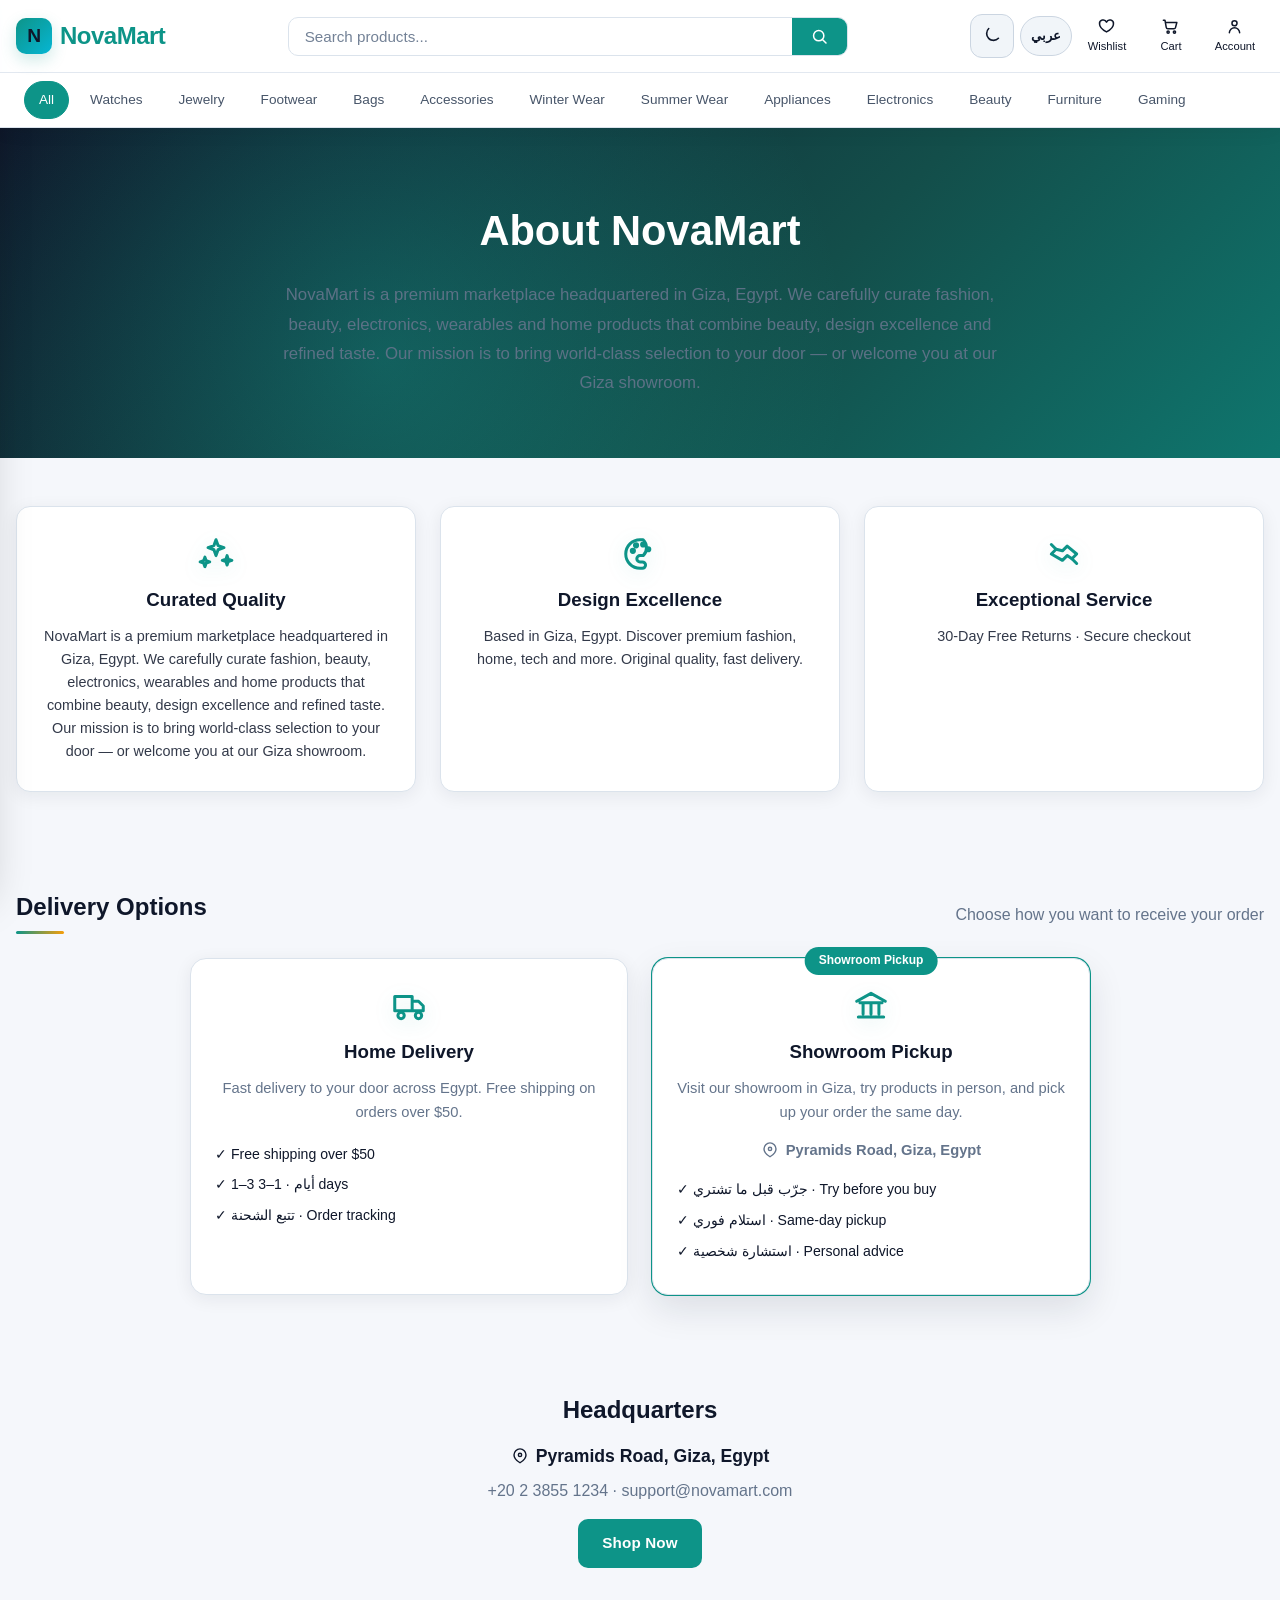
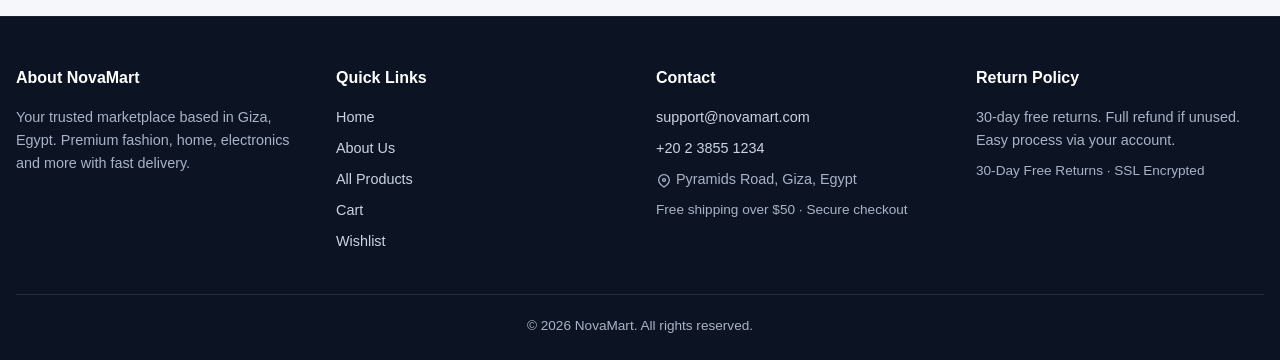
<file: about.html>
<!DOCTYPE html>
<html lang="en" dir="ltr">
<head>
  <meta charset="UTF-8">
  <meta name="viewport" content="width=device-width, initial-scale=1.0">
  <title>About Us – NovaMart | Giza</title>
  <link rel="icon" href="data:image/svg+xml,%3Csvg xmlns='http://www.w3.org/2000/svg' viewBox='0 0 64 64'%3E%3Crect width='64' height='64' rx='14' fill='%230d9488'/%3E%3Ctext x='32' y='44' text-anchor='middle' font-size='36' font-family='Arial' font-weight='bold' fill='white'%3EN%3C/text%3E%3C/svg%3E">
  <meta name="theme-color" content="#0d9488">

  <link rel="stylesheet" href="css/common.css?v=31">
  <link rel="stylesheet" href="css/about.css?v=31">
</head>
<body>
  <div id="site-header"></div>

  <section class="about-hero">
    <div class="container">
      <h1 data-i18n="about_title">About NovaMart</h1>
      <p class="about-tagline" data-i18n="about_text"></p>
    </div>
  </section>

  <section class="section">
    <div class="container">
      <div class="about-grid">
        <div class="about-card">
          <div class="about-icon"><svg class="icon-svg" width="34" height="34" viewBox="0 0 24 24" fill="none" stroke="currentColor" stroke-width="1.9" stroke-linecap="round" stroke-linejoin="round" aria-hidden="true"><path d="m12 3 1.3 3.7L17 8l-3.7 1.3L12 13l-1.3-3.7L7 8l3.7-1.3L12 3ZM19 13l.7 2.3L22 16l-2.3.7L19 19l-.7-2.3L16 16l2.3-.7L19 13ZM5 14l.8 2.2L8 17l-2.2.8L5 20l-.8-2.2L2 17l2.2-.8L5 14Z"/></svg></div>
          <h3 data-i18n="value_quality">Curated Quality</h3>
          <p data-i18n="about_text" style="font-size:0.9rem;line-height:1.6;opacity:0.85"></p>
        </div>
        <div class="about-card">
          <div class="about-icon"><svg class="icon-svg" width="34" height="34" viewBox="0 0 24 24" fill="none" stroke="currentColor" stroke-width="1.9" stroke-linecap="round" stroke-linejoin="round" aria-hidden="true"><path d="M12 3a9 9 0 0 0 0 18h1.5a2 2 0 0 0 0-4H12a2 2 0 0 1-2-2c0-1.1.9-2 2-2h2a7 7 0 0 0 0-10Z"/><circle cx="7.5" cy="10" r="1"/><circle cx="9.5" cy="6.5" r="1"/><circle cx="14" cy="6" r="1"/><circle cx="17.2" cy="9" r="1"/></svg></div>
          <h3 data-i18n="value_design">Design Excellence</h3>
          <p style="font-size:0.9rem;line-height:1.6;opacity:0.85">
            <span data-i18n="hero_sub"></span>
          </p>
        </div>
        <div class="about-card">
          <div class="about-icon"><svg class="icon-svg" width="34" height="34" viewBox="0 0 24 24" fill="none" stroke="currentColor" stroke-width="1.9" stroke-linecap="round" stroke-linejoin="round" aria-hidden="true"><path d="m4 12 3-3 4 1 3-3 6 5-3 3-3-2-3 3-7-4Z"/><path d="M7 9 4 6M17 15l3 3"/></svg></div>
          <h3 data-i18n="value_service">Exceptional Service</h3>
          <p style="font-size:0.9rem;line-height:1.6;opacity:0.85">
            <span data-i18n="free_return"></span> · <span data-i18n="secure"></span>
          </p>
        </div>
      </div>
    </div>
  </section>

  <section class="section delivery-section">
    <div class="container">
      <div class="section-title">
        <h2 data-i18n="delivery">Delivery Options</h2>
        <p data-i18n="choose_delivery" style="color:var(--text-muted);margin-top:8px"></p>
      </div>
      <div class="delivery-grid">
        <div class="delivery-card">
          <div class="delivery-icon"><svg class="icon-svg" width="38" height="38" viewBox="0 0 24 24" fill="none" stroke="currentColor" stroke-width="1.9" stroke-linecap="round" stroke-linejoin="round" aria-hidden="true"><path d="M3 6h11v9H3zM14 9h4l3 3v3h-7z"/><circle cx="7" cy="18" r="2"/><circle cx="18" cy="18" r="2"/></svg></div>
          <h3 data-i18n="home_delivery">Home Delivery</h3>
          <p data-i18n="home_delivery_desc"></p>
          <ul class="delivery-points">
            <li>✓ <span data-i18n="free_shipping">Free shipping over $50</span></li>
            <li>✓ 1–3 أيام · 1–3 days</li>
            <li>✓ تتبع الشحنة · Order tracking</li>
          </ul>
        </div>
        <div class="delivery-card featured">
          <div class="delivery-badge" data-i18n="showroom_pickup">Showroom Pickup</div>
          <div class="delivery-icon"><svg class="icon-svg" width="38" height="38" viewBox="0 0 24 24" fill="none" stroke="currentColor" stroke-width="1.9" stroke-linecap="round" stroke-linejoin="round" aria-hidden="true"><path d="m3 9 9-5 9 5M5 10h14M7 10v7M12 10v7M17 10v7M4 19h16"/></svg></div>
          <h3 data-i18n="showroom_pickup">Showroom Pickup</h3>
          <p data-i18n="showroom_pickup_desc"></p>
          <p class="showroom-loc"><svg class="icon-svg" width="18" height="18" viewBox="0 0 24 24" fill="none" stroke="currentColor" stroke-width="1.9" stroke-linecap="round" stroke-linejoin="round" aria-hidden="true"><path d="M20 10.5c0 5.5-8 10.5-8 10.5S4 16 4 10.5a8 8 0 1 1 16 0Z"/><circle cx="12" cy="10.5" r="2.2"/></svg> <span data-i18n="showroom_address">Pyramids Road, Giza, Egypt</span></p>
          <ul class="delivery-points">
            <li>✓ جرّب قبل ما تشتري · Try before you buy</li>
            <li>✓ استلام فوري · Same-day pickup</li>
            <li>✓ استشارة شخصية · Personal advice</li>
          </ul>
        </div>
      </div>
    </div>
  </section>

  <section class="section">
    <div class="container text-center">
      <h2 style="margin-bottom:12px" data-i18n="location">Headquarters</h2>
      <p class="hq-address" style="font-size:1.1rem;margin-bottom:8px"><svg class="icon-svg" width="18" height="18" viewBox="0 0 24 24" fill="none" stroke="currentColor" stroke-width="1.9" stroke-linecap="round" stroke-linejoin="round" aria-hidden="true"><path d="M20 10.5c0 5.5-8 10.5-8 10.5S4 16 4 10.5a8 8 0 1 1 16 0Z"/><circle cx="12" cy="10.5" r="2.2"/></svg> <strong data-i18n="address_full">Pyramids Road, Giza, Egypt</strong></p>
      <p style="color:var(--text-muted)">+20 2 3855 1234 · support@novamart.com</p>
      <a href="index.html#products" class="btn btn-primary mt-2" data-i18n="shop_now">Shop Now</a>
    </div>
  </section>

  <div id="site-footer"></div>
  <div class="toast"></div>

  <script src="assets/products.js?v=31"></script>
  <script src="assets/en.js"></script>
  <script src="assets/ar.js"></script>
  <script src="js/common.js?v=31"></script>
  <script src="js/about.js?v=31"></script>
</body>
</html>
</file>
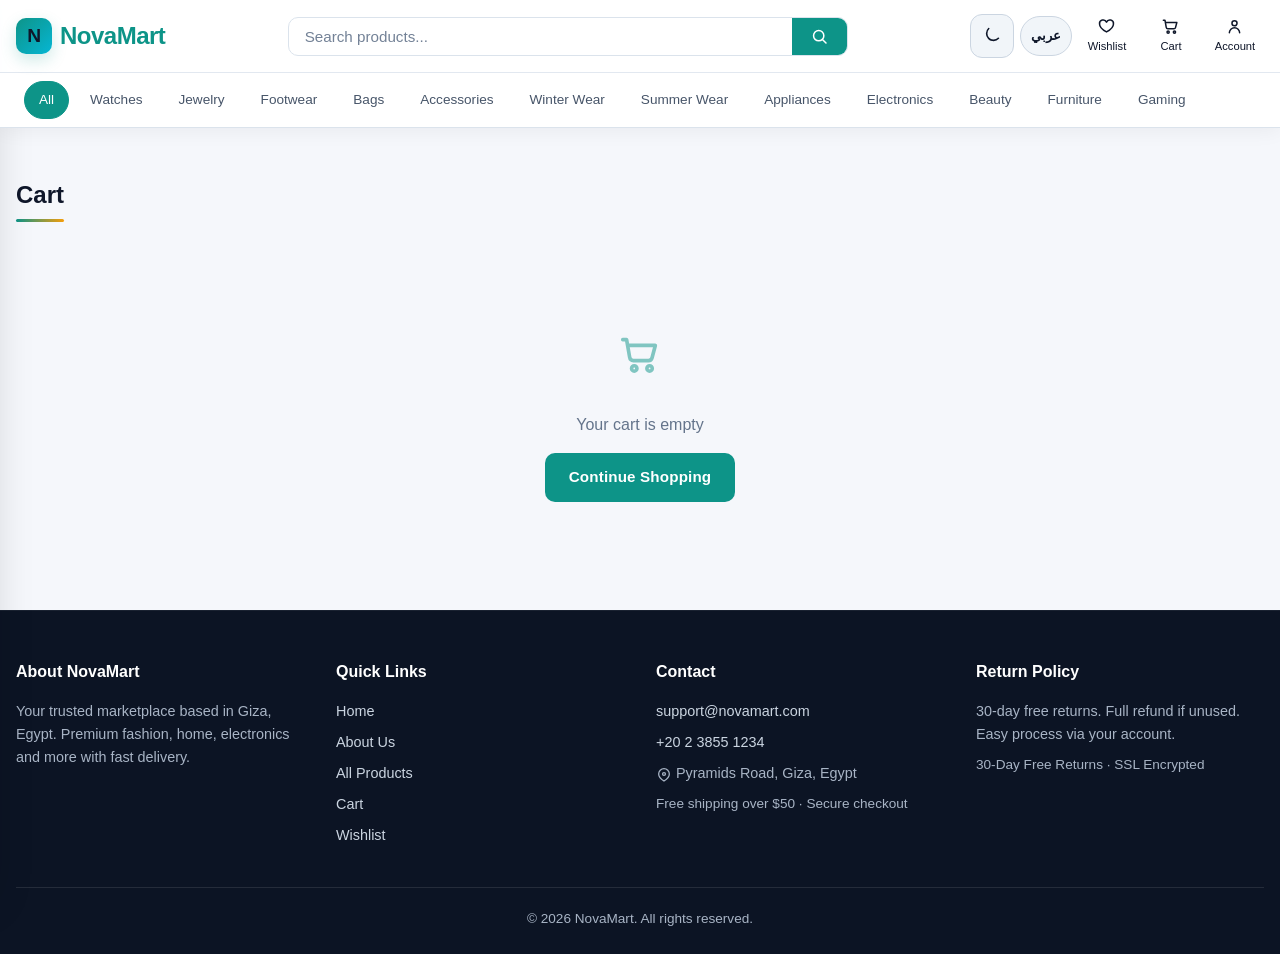
<file: cart.html>
<!DOCTYPE html>
<html lang="en" dir="ltr">
<head>
  <meta charset="UTF-8">
  <meta name="viewport" content="width=device-width, initial-scale=1.0">
  <title>Cart – NovaMart</title>
  <link rel="icon" href="data:image/svg+xml,%3Csvg xmlns='http://www.w3.org/2000/svg' viewBox='0 0 64 64'%3E%3Crect width='64' height='64' rx='14' fill='%230d9488'/%3E%3Ctext x='32' y='44' text-anchor='middle' font-size='36' font-family='Arial' font-weight='bold' fill='white'%3EN%3C/text%3E%3C/svg%3E">
  <meta name="theme-color" content="#0d9488">

  <link rel="stylesheet" href="css/common.css?v=31">
  <link rel="stylesheet" href="css/cart.css?v=31">
</head>
<body>
  <div id="site-header"></div>

  <section class="section">
    <div class="container">
      <div class="section-title">
        <h2 data-i18n="cart">Cart</h2>
      </div>
      <div id="cartContent"></div>
    </div>
  </section>

  <div id="site-footer"></div>
  <div class="toast"></div>

  <script src="assets/products.js?v=31"></script>
  <script src="assets/en.js"></script>
  <script src="assets/ar.js"></script>
  <script src="js/common.js?v=31"></script>
  <script src="js/cart.js?v=31"></script>
</body>
</html>
</file>
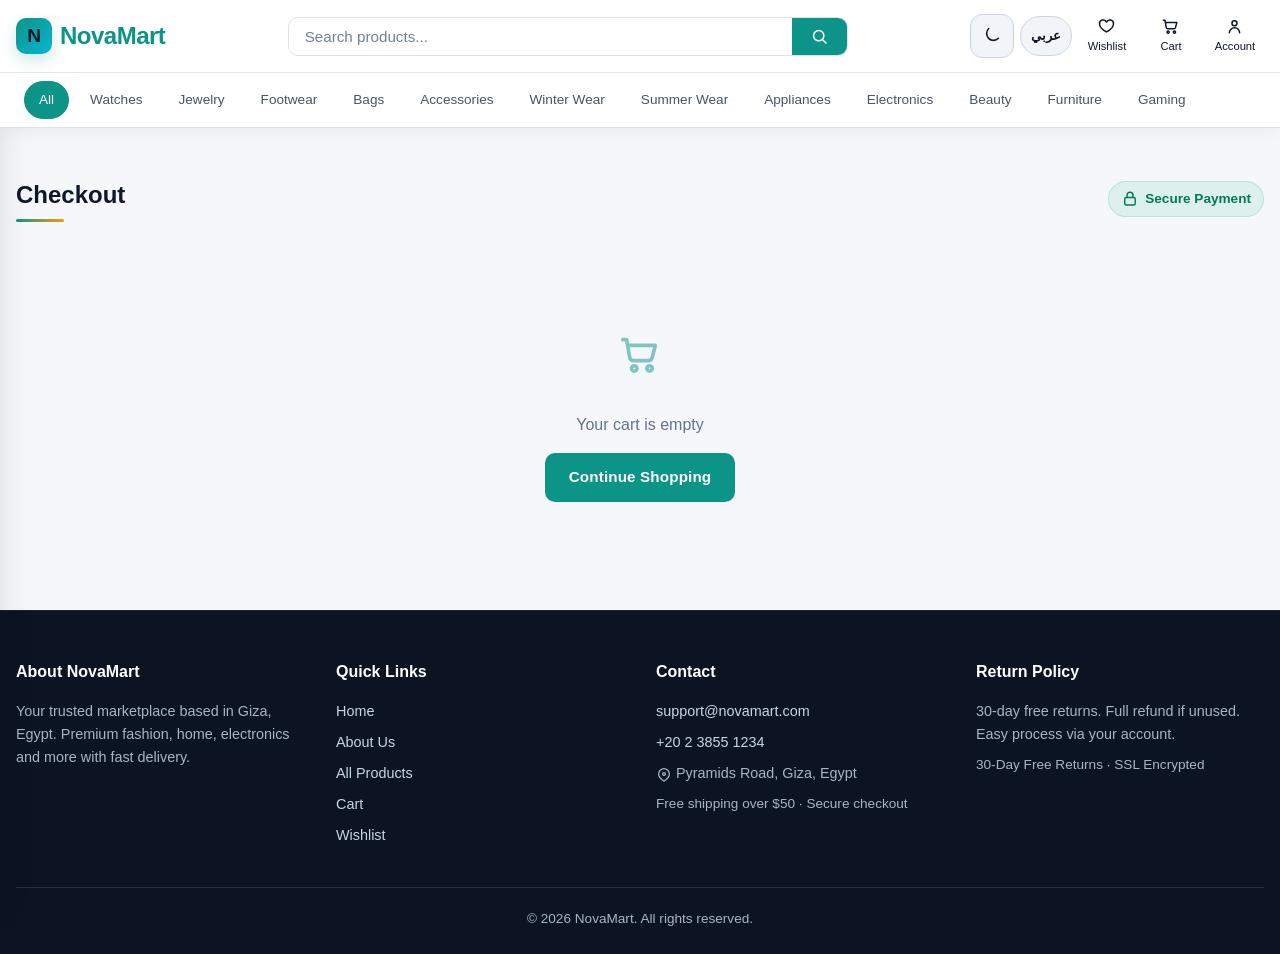
<file: checkout.html>
<!DOCTYPE html>
<html lang="en" dir="ltr">
<head>
  <meta charset="UTF-8">
  <meta name="viewport" content="width=device-width, initial-scale=1.0">
  <title>Checkout – NovaMart</title>
  <link rel="icon" href="data:image/svg+xml,%3Csvg xmlns='http://www.w3.org/2000/svg' viewBox='0 0 64 64'%3E%3Crect width='64' height='64' rx='14' fill='%230d9488'/%3E%3Ctext x='32' y='44' text-anchor='middle' font-size='36' font-family='Arial' font-weight='bold' fill='white'%3EN%3C/text%3E%3C/svg%3E">
  <meta name="theme-color" content="#0d9488">

  <link rel="stylesheet" href="css/common.css?v=31">
  <link rel="stylesheet" href="css/checkout.css?v=31">
</head>
<body>
  <div id="site-header"></div>

  <section class="section">
    <div class="container">
      <div class="section-title">
        <h2 data-i18n="checkout_title">Checkout</h2>
        <span class="secure-badge"><svg class="icon-svg" width="18" height="18" viewBox="0 0 24 24" fill="none" stroke="currentColor" stroke-width="1.9" stroke-linecap="round" stroke-linejoin="round" aria-hidden="true"><rect x="5" y="10" width="14" height="10" rx="2"/><path d="M8 10V7a4 4 0 0 1 8 0v3"/></svg> <span data-i18n="secure_payment">Secure Payment</span></span>
      </div>
      <div id="checkoutContent"></div>
    </div>
  </section>

  <div id="site-footer"></div>
  <div class="toast"></div>

  <script src="assets/products.js?v=31"></script>
  <script src="assets/en.js"></script>
  <script src="assets/ar.js"></script>
  <script src="js/common.js?v=31"></script>
  <script src="js/checkout.js?v=31"></script>
</body>
</html>
</file>
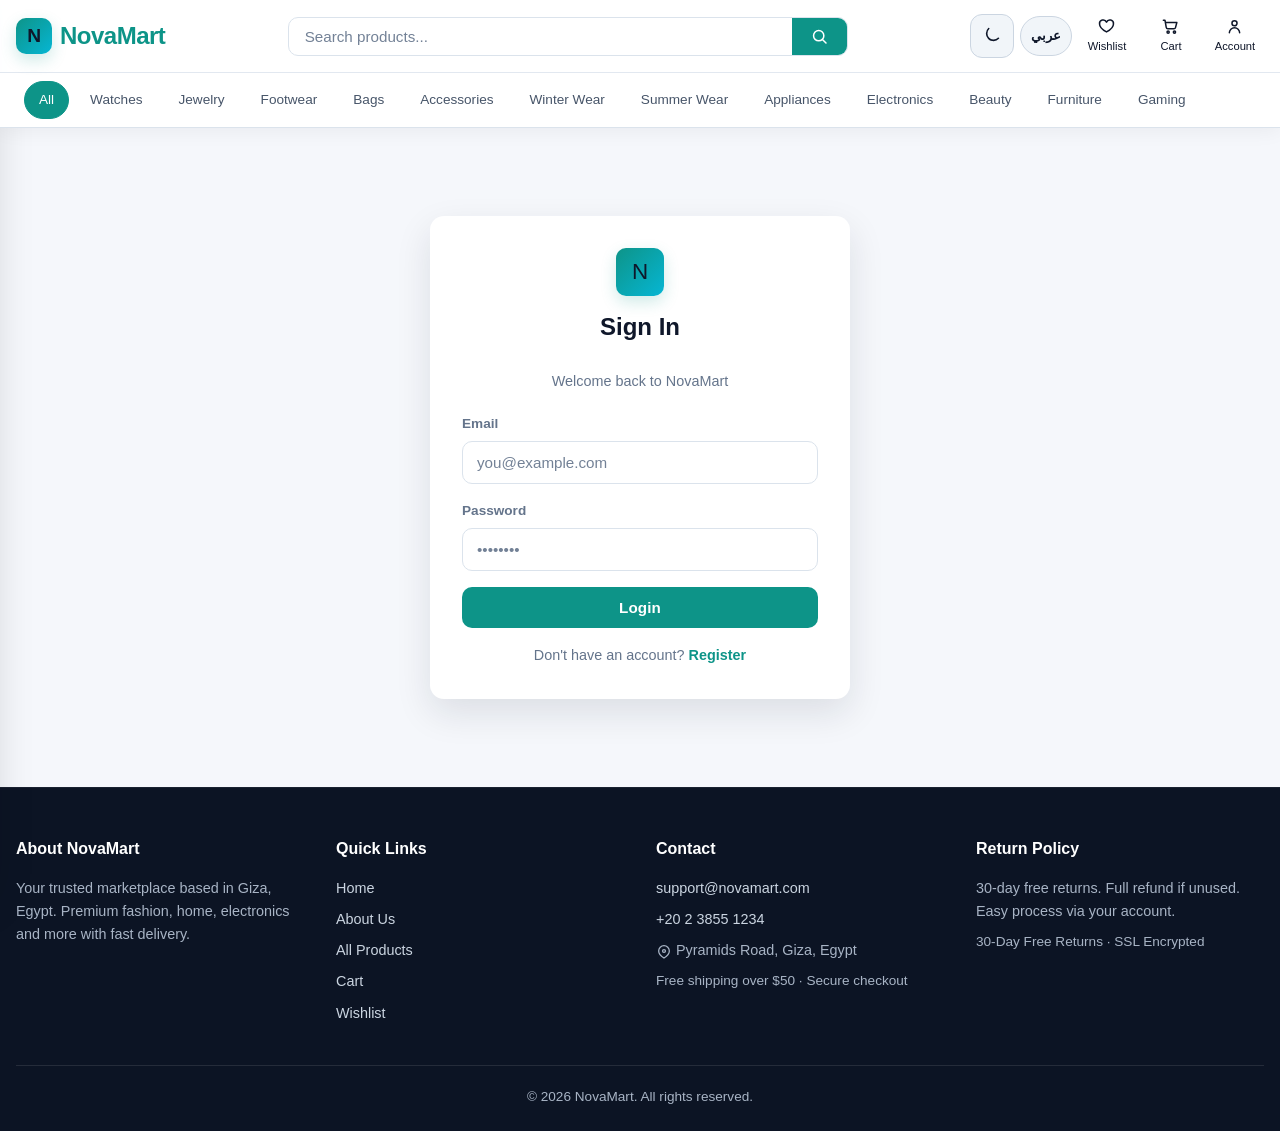
<file: login.html>
<!DOCTYPE html>
<html lang="en" dir="ltr">
<head>
  <meta charset="UTF-8">
  <meta name="viewport" content="width=device-width, initial-scale=1.0">
  <title>Login – NovaMart</title>
  <link rel="icon" href="data:image/svg+xml,%3Csvg xmlns='http://www.w3.org/2000/svg' viewBox='0 0 64 64'%3E%3Crect width='64' height='64' rx='14' fill='%230d9488'/%3E%3Ctext x='32' y='44' text-anchor='middle' font-size='36' font-family='Arial' font-weight='bold' fill='white'%3EN%3C/text%3E%3C/svg%3E">
  <meta name="theme-color" content="#0d9488">

  <link rel="stylesheet" href="css/common.css?v=31">
  <link rel="stylesheet" href="css/login.css?v=31">
</head>
<body>
  <div id="site-header"></div>

  <section class="section">
    <div class="container">
      <div class="auth-container">
        <div class="auth-brand" dir="ltr">
          <div class="logo-icon" style="margin:0 auto 12px;width:48px;height:48px;font-size:1.4rem;">N</div>
          <h2 id="authTitle" data-i18n="login_title">Sign In</h2>
          <p class="text-muted text-center" style="margin-bottom:20px;font-size:0.9rem" id="authSubtitle">Welcome back to NovaMart</p>
        </div>
        <form id="authForm" onsubmit="handleAuth(event)">
          <div class="form-group" id="nameGroup" style="display:none">
            <label data-i18n="name">Full Name</label>
            <input type="text" id="nameInput" placeholder="Your full name" autocomplete="name">
          </div>
          <div class="form-group">
            <label data-i18n="email">Email</label>
            <input type="email" id="emailInput" required placeholder="you@example.com" autocomplete="email">
          </div>
          <div class="form-group">
            <label data-i18n="password">Password</label>
            <input type="password" id="passInput" required placeholder="••••••••" minlength="6" autocomplete="current-password">
          </div>
          <div class="form-group" id="confirmGroup" style="display:none">
            <label data-i18n="confirm_password">Confirm Password</label>
            <input type="password" id="confirmInput" placeholder="••••••••" minlength="6" autocomplete="new-password">
          </div>
          <button type="submit" class="btn btn-primary btn-block" id="authSubmit" data-i18n="login">Login</button>
        </form>
        <div class="form-footer">
          <span id="authSwitchText" data-i18n="no_account">Don't have an account?</span>
          <a href="#" id="authSwitch" onclick="toggleAuthMode(event)" data-i18n="register">Register</a>
        </div>
      </div>
    </div>
  </section>

  <div id="site-footer"></div>
  <div class="toast"></div>

  <script src="assets/products.js?v=31"></script>
  <script src="assets/en.js"></script>
  <script src="assets/ar.js"></script>
  <script src="js/common.js?v=31"></script>
  <script src="js/login.js?v=31"></script>
</body>
</html>
</file>
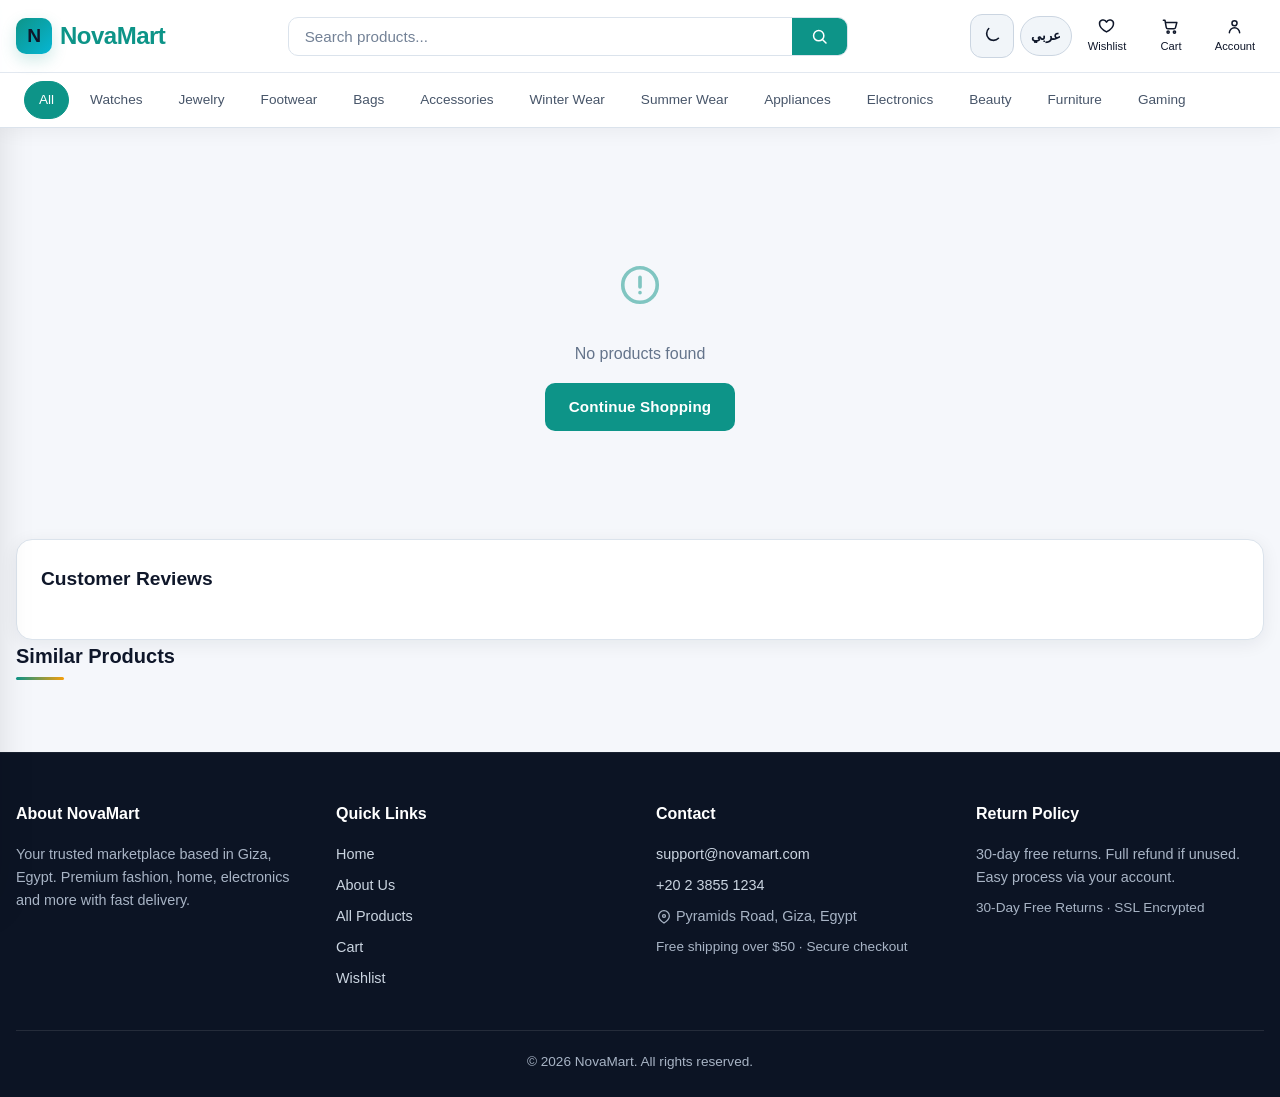
<file: product.html>
<!DOCTYPE html>
<html lang="en" dir="ltr">
<head>
  <meta charset="UTF-8">
  <meta name="viewport" content="width=device-width, initial-scale=1.0">
  <title>Product – NovaMart</title>
  <link rel="icon" href="data:image/svg+xml,%3Csvg xmlns='http://www.w3.org/2000/svg' viewBox='0 0 64 64'%3E%3Crect width='64' height='64' rx='14' fill='%230d9488'/%3E%3Ctext x='32' y='44' text-anchor='middle' font-size='36' font-family='Arial' font-weight='bold' fill='white'%3EN%3C/text%3E%3C/svg%3E">
  <meta name="theme-color" content="#0d9488">

  <link rel="stylesheet" href="css/common.css?v=31">
  <link rel="stylesheet" href="css/product.css?v=31">
</head>
<body>
  <div id="site-header"></div>

  <section class="section">
    <div class="container">
      <div id="productDetail"></div>
      <div id="related" style="margin-top:48px;">
        <div class="reviews-section" id="reviewsSection">
          <h3 data-i18n="customer_reviews">Customer Reviews</h3>
          <div class="review-list" id="reviewList"></div>
        </div>
        <div class="section-title"><h2 id="relatedTitle">Similar Products</h2></div>
        <div class="product-grid" id="relatedGrid"></div>
      </div>
    </div>
  </section>

  <div id="site-footer"></div>
  <div class="toast"></div>

  <script src="assets/products.js?v=31"></script>
  <script src="assets/en.js"></script>
  <script src="assets/ar.js"></script>
  <script src="js/common.js?v=31"></script>
  <script src="js/product.js?v=31"></script>
</body>
</html>
</file>
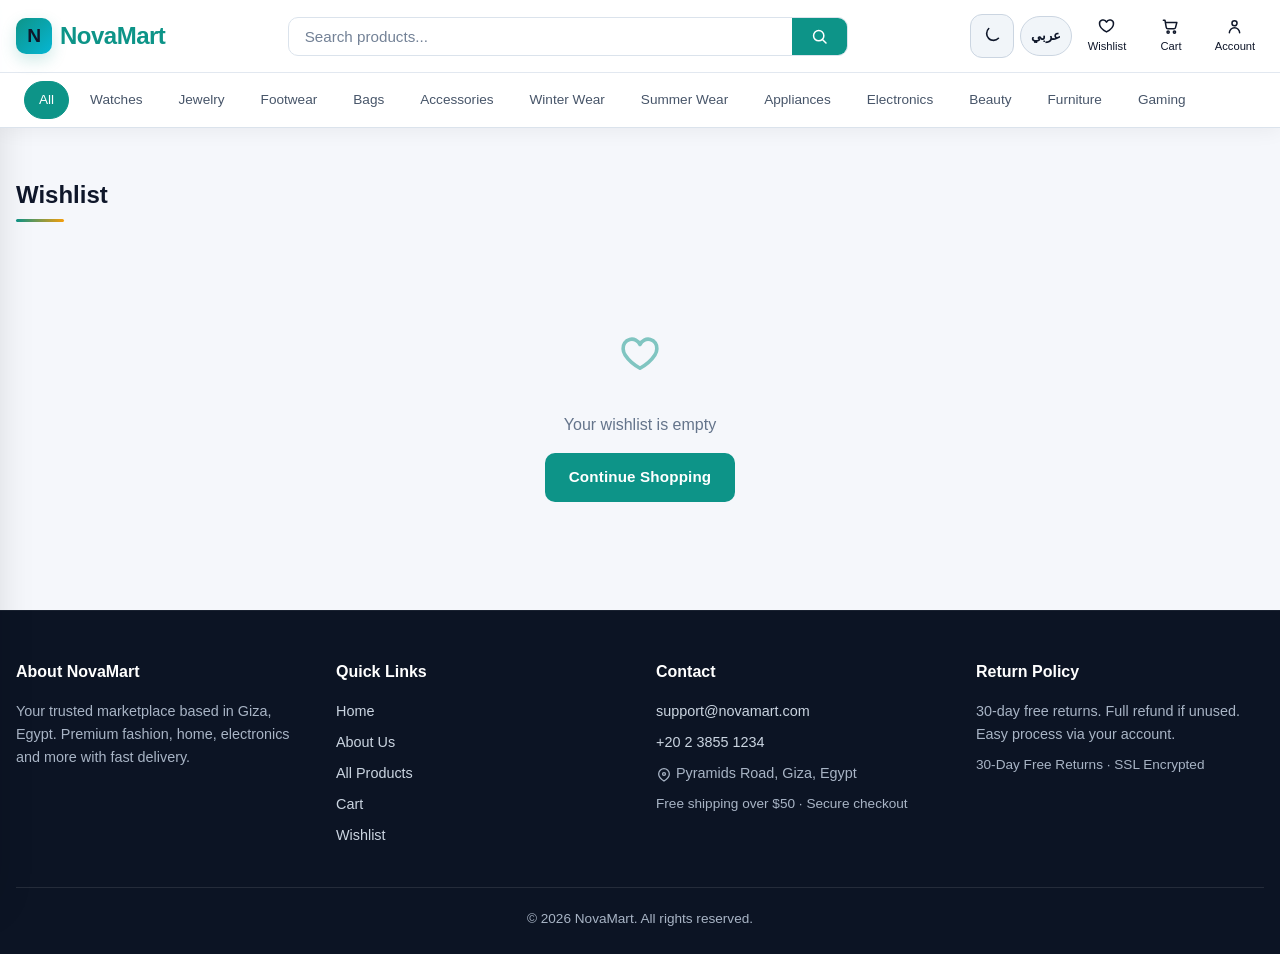
<file: wishlist.html>
<!DOCTYPE html>
<html lang="en" dir="ltr">
<head>
  <meta charset="UTF-8">
  <meta name="viewport" content="width=device-width, initial-scale=1.0">
  <title>Wishlist – NovaMart</title>
  <link rel="icon" href="data:image/svg+xml,%3Csvg xmlns='http://www.w3.org/2000/svg' viewBox='0 0 64 64'%3E%3Crect width='64' height='64' rx='14' fill='%230d9488'/%3E%3Ctext x='32' y='44' text-anchor='middle' font-size='36' font-family='Arial' font-weight='bold' fill='white'%3EN%3C/text%3E%3C/svg%3E">
  <meta name="theme-color" content="#0d9488">

  <link rel="stylesheet" href="css/common.css?v=31">
  <link rel="stylesheet" href="css/wishlist.css?v=31">
</head>
<body>
  <div id="site-header"></div>

  <section class="section">
    <div class="container">
      <div class="section-title">
        <h2 data-i18n="wishlist">Wishlist</h2>
      </div>
      <div id="wishlistContent"></div>
    </div>
  </section>

  <div id="site-footer"></div>
  <div class="toast"></div>

  <script src="assets/products.js?v=31"></script>
  <script src="assets/en.js"></script>
  <script src="assets/ar.js"></script>
  <script src="js/common.js?v=31"></script>
  <script src="js/wishlist.js?v=31"></script>
</body>
</html>
</file>
<file: css/common.css>
/* ===== NovaMart - Original Design System ===== */

:root {
  --primary: #0f172a;
  --primary-light: #1e293b;
  --accent: #14b8a6;
  --accent-hover: #0d9488;
  --accent-light: #ccfbf1;
  --secondary: #f59e0b;
  --secondary-hover: #d97706;
  --danger: #ef4444;
  --success: #22c55e;
  --bg: #f8fafc;
  --bg-card: #ffffff;
  --text: #0f172a;
  --text-muted: #64748b;
  --border: #e2e8f0;
  --shadow: 0 4px 6px -1px rgb(0 0 0 / 0.07), 0 2px 4px -2px rgb(0 0 0 / 0.05);
  --shadow-lg: 0 10px 15px -3px rgb(0 0 0 / 0.08), 0 4px 6px -4px rgb(0 0 0 / 0.05);
  --radius: 12px;
  --radius-sm: 8px;
  --transition: all 0.25s ease;
  --header-h: 70px;
  --font: 'Segoe UI', Tahoma, Geneva, Verdana, sans-serif;
}

[dir="rtl"] {
  --font: 'Segoe UI', Tahoma, 'Arial', sans-serif;
}

* {
  margin: 0;
  padding: 0;
  box-sizing: border-box;
}

html {
  scroll-behavior: smooth;
}

body {
  font-family: var(--font);
  background: #f8fafc;
  color: var(--text);
  line-height: 1.6;
  min-height: 100vh;
  display: flex;
  flex-direction: column;
}

[data-theme="dark"] body {
  background: #0f172a;
}

img {
  max-width: 100%;
  height: auto;
  display: block;
}

a {
  text-decoration: none;
  color: inherit;
  transition: var(--transition);
}

ul {
  list-style: none;
}

button,
input,
select {
  font-family: inherit;
  border: none;
  outline: none;
}

.container {
  width: 100%;
  max-width: 1280px;
  margin: 0 auto;
  padding: 0 16px;
}

/* ===== Header ===== */

.header {
  background: var(--primary);
  color: #fff;
  position: sticky;
  top: 0;
  z-index: 1000;
  box-shadow: var(--shadow-lg);
}

.header-top {
  display: flex;
  align-items: center;
  justify-content: space-between;
  height: var(--header-h);
  gap: 12px;
}

.header-top .logo {
  margin-inline-end: auto;
}

.logo {
  display: flex;
  align-items: center;
  gap: 10px;
  font-size: 1.5rem;
  font-weight: 700;
  letter-spacing: -0.5px;
  flex-shrink: 0;
}

.logo-icon {
  width: 36px;
  height: 36px;
  background: linear-gradient(135deg, var(--accent), #06b6d4);
  border-radius: 10px;
  display: flex;
  align-items: center;
  justify-content: center;
  font-size: 1.2rem;
}

.logo span {
  color: var(--accent);
}

.search-bar {
  flex: 1;
  max-width: 520px;
  display: flex;
  background: #fff;
  border-radius: var(--radius-sm);
  overflow: hidden;
}

.search-bar input {
  flex: 1;
  padding: 10px 16px;
  font-size: 0.95rem;
  color: var(--text);
}

.search-bar button {
  background: var(--accent);
  color: #fff;
  padding: 0 18px;
  cursor: pointer;
  transition: var(--transition);
}

.search-bar button:hover {
  background: var(--accent-hover);
}

.header-actions {
  display: flex;
  align-items: center;
  gap: 8px;
  flex-shrink: 0;
}

.header-btn {
  display: flex;
  flex-direction: column;
  align-items: center;
  gap: 2px;
  padding: 6px 10px;
  border-radius: var(--radius-sm);
  cursor: pointer;
  position: relative;
  background: transparent;
  color: #fff;
  font-size: 0.7rem;
  transition: var(--transition);
}

.header-btn:hover {
  background: rgba(255,255,255,0.1);
}

.header-btn .icon {
  font-size: 1.25rem;
}

.badge {
  position: absolute;
  top: 0;
  right: 2px;
  background: var(--secondary);
  color: #fff;
  font-size: 0.65rem;
  font-weight: 700;
  min-width: 18px;
  height: 18px;
  border-radius: 50%;
  display: flex;
  align-items: center;
  justify-content: center;
}

[dir="rtl"] .badge {
  right: auto;
  left: 2px;
}

.lang-toggle {
  background: rgba(255,255,255,0.15);
  border: 1px solid rgba(255,255,255,0.25);
  color: #fff;
  padding: 6px 12px;
  border-radius: 20px;
  cursor: pointer;
  font-size: 0.8rem;
  font-weight: 600;
  transition: var(--transition);
}

.lang-toggle:hover {
  background: rgba(255,255,255,0.25);
}

/* Nav categories */

.nav-cats {
  background: var(--primary-light);
  overflow-x: auto;
  white-space: nowrap;
  -webkit-overflow-scrolling: touch;
}

.nav-cats ul {
  display: flex;
  gap: 4px;
  padding: 8px 0;
}

.nav-cats a {
  display: inline-block;
  padding: 6px 14px;
  border-radius: 20px;
  font-size: 0.85rem;
  color: #cbd5e1;
  transition: var(--transition);
}

.nav-cats a:hover,
.nav-cats a.active {
  background: var(--accent);
  color: #fff;
}

/* ===== Hero ===== */

.btn {
  display: inline-flex;
  align-items: center;
  gap: 8px;
  padding: 12px 24px;
  border-radius: var(--radius-sm);
  font-weight: 600;
  font-size: 0.95rem;
  cursor: pointer;
  transition: var(--transition);
}

.btn-primary {
  background: var(--accent);
  color: #fff;
}

.btn-primary:hover {
  background: var(--accent-hover);
  transform: translateY(-1px);
}

.btn-outline {
  background: transparent;
  border: 2px solid var(--accent);
  color: var(--accent);
}

.btn-outline:hover {
  background: var(--accent);
  color: #fff;
}

.btn-sm {
  padding: 8px 14px;
  font-size: 0.85rem;
}

.btn-block {
  width: 100%;
  justify-content: center;
}

/* ===== Sections ===== */

.section {
  padding: 40px 0;
}

.section-title {
  display: flex;
  align-items: center;
  justify-content: space-between;
  margin-bottom: 24px;
}

.section-title h2 {
  font-size: 1.5rem;
  font-weight: 700;
  position: relative;
  padding-bottom: 8px;
}

.section-title h2::after {
  content: '';
  position: absolute;
  bottom: 0;
  left: 0;
  width: 48px;
  height: 3px;
  background: var(--accent);
  border-radius: 2px;
}

[dir="rtl"] .section-title h2::after {
  left: auto;
  right: 0;
}

/* Category Grid */

.cat-card .cat-icon {
  font-size: 2rem;
  margin-bottom: 8px;
}

/* Product Grid */

.product-grid {
  display: grid;
  grid-template-columns: repeat(auto-fill, minmax(240px, 1fr));
  gap: 20px;
}

.product-card {
  background: var(--bg-card);
  border-radius: var(--radius);
  overflow: hidden;
  box-shadow: var(--shadow);
  transition: var(--transition);
  display: flex;
  flex-direction: column;
  position: relative;
}

.product-card:hover {
  transform: translateY(-6px);
  box-shadow: var(--shadow-lg);
}

.product-img-wrap {
  position: relative;
  aspect-ratio: 1;
  background: #f1f5f9;
  overflow: hidden;
}

.product-img-wrap img {
  width: 100%;
  height: 100%;
  object-fit: cover;
  transition: transform 0.4s ease;
}

.product-card:hover .product-img-wrap img {
  transform: scale(1.05);
}

.product-badge {
  position: absolute;
  top: 10px;
  left: 10px;
  background: var(--danger);
  color: #fff;
  font-size: 0.7rem;
  font-weight: 700;
  padding: 3px 8px;
  border-radius: 4px;
}

[dir="rtl"] .product-badge {
  left: auto;
  right: 10px;
}

.wishlist-btn {
  position: absolute;
  top: 10px;
  right: 10px;
  width: 34px;
  height: 34px;
  border-radius: 50%;
  background: rgba(255,255,255,0.9);
  display: flex;
  align-items: center;
  justify-content: center;
  cursor: pointer;
  font-size: 1.1rem;
  transition: var(--transition);
  border: none;
  box-shadow: var(--shadow);
}

[dir="rtl"] .wishlist-btn {
  right: auto;
  left: 10px;
}

.wishlist-btn:hover,
.wishlist-btn.active {
  background: var(--danger);
  color: #fff;
}

.product-info {
  padding: 14px;
  flex: 1;
  display: flex;
  flex-direction: column;
}

.product-cat {
  font-size: 0.75rem;
  color: var(--accent);
  font-weight: 600;
  text-transform: uppercase;
  letter-spacing: 0.5px;
  margin-bottom: 4px;
}

.product-name {
  font-size: 0.95rem;
  font-weight: 600;
  margin-bottom: 8px;
  display: -webkit-box;
  -webkit-line-clamp: 2;
  -webkit-box-orient: vertical;
  overflow: hidden;
  line-height: 1.4;
}

.product-rating {
  display: flex;
  align-items: center;
  gap: 4px;
  font-size: 0.8rem;
  color: var(--text-muted);
  margin-bottom: 8px;
}

.stars {
  color: var(--secondary);
}

.product-price {
  display: flex;
  align-items: baseline;
  gap: 8px;
  margin-top: auto;
  margin-bottom: 12px;
}

.price-current {
  font-size: 1.15rem;
  font-weight: 700;
  color: var(--primary);
}

.price-old {
  font-size: 0.85rem;
  color: var(--text-muted);
  text-decoration: line-through;
}

.product-actions {
  display: flex;
  gap: 8px;
}

.product-actions .btn {
  flex: 1;
}

/* Filters bar */

.filters-bar {
  display: flex;
  flex-wrap: wrap;
  gap: 12px;
  align-items: center;
  margin-bottom: 24px;
  padding: 16px;
  background: var(--bg-card);
  border-radius: var(--radius);
  box-shadow: var(--shadow);
}

.filters-bar select,
.filters-bar input {
  padding: 8px 12px;
  border: 1px solid var(--border);
  border-radius: var(--radius-sm);
  font-size: 0.9rem;
  background: #fff;
}

.filters-bar label {
  font-size: 0.85rem;
  font-weight: 600;
  color: var(--text-muted);
}

/* Product Detail */

.qty-control {
  display: flex;
  align-items: center;
  gap: 12px;
  margin-bottom: 20px;
}

.qty-control button {
  width: 36px;
  height: 36px;
  border-radius: 50%;
  background: var(--bg);
  border: 1px solid var(--border);
  font-size: 1.1rem;
  cursor: pointer;
  transition: var(--transition);
}

.qty-control button:hover {
  background: var(--accent);
  color: #fff;
  border-color: var(--accent);
}

.qty-control span {
  font-weight: 700;
  min-width: 30px;
  text-align: center;
}

/* Cart & Wishlist */

.cart-summary {
  background: var(--bg-card);
  border-radius: var(--radius);
  padding: 24px;
  box-shadow: var(--shadow);
  margin-top: 24px;
}

.summary-row {
  display: flex;
  justify-content: space-between;
  margin-bottom: 12px;
  font-size: 0.95rem;
}

.summary-row.total {
  font-size: 1.2rem;
  font-weight: 700;
  border-top: 2px solid var(--border);
  padding-top: 12px;
  margin-top: 12px;
}

/* Auth forms */

.form-group {
  margin-bottom: 16px;
}

.form-group label {
  display: block;
  font-size: 0.85rem;
  font-weight: 600;
  margin-bottom: 6px;
  color: var(--text-muted);
}

.form-group input {
  width: 100%;
  padding: 12px 14px;
  border: 1px solid var(--border);
  border-radius: var(--radius-sm);
  font-size: 0.95rem;
  transition: var(--transition);
}

.form-group input:focus {
  border-color: var(--accent);
  box-shadow: 0 0 0 3px var(--accent-light);
}

/* Checkout */

/* Footer */

.footer {
  background: var(--primary);
  color: #94a3b8;
  padding: 48px 0 24px;
  margin-top: auto;
}

.footer-grid {
  display: grid;
  grid-template-columns: repeat(auto-fit, minmax(200px, 1fr));
  gap: 32px;
  margin-bottom: 32px;
}

.footer h4 {
  color: #fff;
  margin-bottom: 16px;
  font-size: 1rem;
}

.footer a {
  display: block;
  margin-bottom: 8px;
  font-size: 0.9rem;
}

.footer a:hover {
  color: var(--accent);
}

.footer-bottom {
  border-top: 1px solid rgba(255,255,255,0.1);
  padding-top: 20px;
  text-align: center;
  font-size: 0.85rem;
}

/* Empty state */

.empty-state {
  text-align: center;
  padding: 60px 20px;
  color: var(--text-muted);
}

.empty-state .icon {
  font-size: 3.5rem;
  margin-bottom: 16px;
  opacity: 0.5;
}

/* Toast */

.toast {
  position: fixed;
  bottom: 24px;
  left: 50%;
  transform: translateX(-50%) translateY(100px);
  background: var(--primary);
  color: #fff;
  padding: 12px 24px;
  border-radius: var(--radius-sm);
  box-shadow: var(--shadow-lg);
  z-index: 9999;
  opacity: 0;
  transition: all 0.3s ease;
  font-size: 0.9rem;
}

.toast.show {
  transform: translateX(-50%) translateY(0);
  opacity: 1;
}

/* Modal overlay */

.modal-overlay {
  position: fixed;
  inset: 0;
  background: rgba(0,0,0,0.5);
  z-index: 2000;
  display: none;
  align-items: center;
  justify-content: center;
  padding: 16px;
}

.modal-overlay.active {
  display: flex;
}

.modal {
  background: #fff;
  border-radius: var(--radius);
  max-width: 400px;
  width: 100%;
  padding: 24px;
  max-height: 90vh;
  overflow-y: auto;
}

/* Responsive */

@media (max-width: 900px) {
  .cart-item .qty-control {
    grid-column: 2;
  }
}

@media (max-width: 640px) {
  .header-top {
    flex-wrap: wrap;
    height: auto;
    padding: 12px 0;
  }
  .search-bar {
    order: 3;
    max-width: 100%;
    width: 100%;
  }
  .header-btn span:not(.icon):not(.badge) {
    display: none;
  }
  .product-grid {
    grid-template-columns: repeat(2, 1fr);
    gap: 12px;
  }
  .product-info {
    padding: 10px;
  }
  .product-name {
    font-size: 0.85rem;
  }
  .price-current {
    font-size: 1rem;
  }
  .section {
    padding: 28px 0;
  }
}

/* Utility */

.hidden { display: none !important; }

.text-center { text-align: center; }

.mt-2 { margin-top: 16px; }

.mb-2 { margin-bottom: 16px; }

.flex { display: flex; }

.gap-2 { gap: 12px; }

.items-center { align-items: center; }

.justify-between { justify-content: space-between; }

.text-muted { color: var(--text-muted); }

.text-accent { color: var(--accent); }

.text-danger { color: var(--danger); }

/* ===== Dark Theme ===== */

[data-theme="dark"] {
  --primary: #f1f5f9;
  --primary-light: #e2e8f0;
  --accent: #2dd4bf;
  --accent-hover: #14b8a6;
  --accent-light: #134e4a;
  --secondary: #fbbf24;
  --secondary-hover: #f59e0b;
  --bg: #0f172a;
  --bg-card: #1e293b;
  --text: #f1f5f9;
  --text-muted: #94a3b8;
  --border: #334155;
  --shadow: 0 4px 6px -1px rgb(0 0 0 / 0.3), 0 2px 4px -2px rgb(0 0 0 / 0.2);
  --shadow-lg: 0 10px 15px -3px rgb(0 0 0 / 0.4), 0 4px 6px -4px rgb(0 0 0 / 0.3);
}

[data-theme="dark"] body {
  background: var(--bg);
  color: var(--text);
}

[data-theme="dark"] .header {
  background: #0f172a;
  border-bottom-color: var(--border);
}

[data-theme="dark"] .nav-cats {
  background: #1e293b;
  border-bottom-color: var(--border);
}

[data-theme="dark"] .product-card,
[data-theme="dark"] .form-card,
[data-theme="dark"] .modal-content {
  background: var(--bg-card);
  border-color: var(--border);
}

[data-theme="dark"] .search-bar input {
  background: #1e293b;
  border-color: var(--border);
  color: var(--text);
}

[data-theme="dark"] .filters-bar select,
[data-theme="dark"] input,
[data-theme="dark"] select,
[data-theme="dark"] textarea {
  background: #1e293b;
  border-color: var(--border);
  color: var(--text);
}

[data-theme="dark"] .section[style*="background:#f1f5f9"] {
  background: #0f172a !important;
}

[data-theme="dark"] .footer {
  background: #020617;
}

.theme-toggle {
  background: transparent;
  border: 1px solid var(--border);
  border-radius: 50%;
  width: 40px;
  height: 40px;
  cursor: pointer;
  font-size: 1.2rem;
  display: flex;
  align-items: center;
  justify-content: center;
  transition: var(--transition);
  color: var(--text);
}

.theme-toggle:hover {
  background: var(--accent-light);
  border-color: var(--accent);
}

/* Clearance badge */

.product-badge.clearance {
  background: #ef4444;
}

/* Secure payment box */

/* ===== Enhanced Product Cards ===== */

.product-card {
  background: var(--bg-card);
  border-radius: var(--radius);
  border: 1px solid var(--border);
  overflow: hidden;
  transition: var(--transition);
  display: flex;
  flex-direction: column;
  height: 100%;
  box-shadow: var(--shadow);
}

.product-card:hover {
  transform: translateY(-6px);
  box-shadow: var(--shadow-lg);
  border-color: var(--accent);
}

.product-img-wrap {
  position: relative;
  aspect-ratio: 1;
  overflow: hidden;
  background: linear-gradient(145deg, #f1f5f9, #e2e8f0);
}

[data-theme="dark"] .product-img-wrap {
  background: linear-gradient(145deg, #1e293b, #0f172a);
}

.product-img-wrap img {
  width: 100%;
  height: 100%;
  object-fit: cover;
  transition: transform 0.4s ease;
}

.product-card:hover .product-img-wrap img {
  transform: scale(1.06);
}

.product-info {
  padding: 14px 16px 16px;
  display: flex;
  flex-direction: column;
  flex: 1;
  gap: 6px;
}

.product-cat {
  font-size: 0.72rem;
  text-transform: uppercase;
  letter-spacing: 0.06em;
  color: var(--accent);
  font-weight: 600;
}

.product-name {
  font-size: 0.95rem;
  font-weight: 600;
  color: var(--text);
  line-height: 1.35;
  display: -webkit-box;
  -webkit-line-clamp: 2;
  -webkit-box-orient: vertical;
  overflow: hidden;
}

.product-name:hover {
  color: var(--accent);
}

.product-desc {
  font-size: 0.8rem;
  color: var(--text-muted);
  line-height: 1.45;
  display: -webkit-box;
  -webkit-line-clamp: 2;
  -webkit-box-orient: vertical;
  overflow: hidden;
  margin: 0;
  min-height: 2.3em;
}

.product-rating {
  font-size: 0.8rem;
  color: var(--text-muted);
  display: flex;
  align-items: center;
  gap: 4px;
}

.product-rating .stars {
  color: #f59e0b;
  letter-spacing: -1px;
}

.product-price {
  display: flex;
  align-items: baseline;
  gap: 8px;
  margin-top: auto;
  padding-top: 4px;
}

.price-current {
  font-size: 1.15rem;
  font-weight: 700;
  color: var(--accent);
}

.price-old {
  font-size: 0.85rem;
  color: var(--text-muted);
  text-decoration: line-through;
}

.product-actions {
  margin-top: 8px;
}

.product-actions .btn {
  width: 100%;
}

/* Hero polish */

/* Section backgrounds alternating */

.section:nth-of-type(even) {
  background: transparent;
}

/* Footer location highlight */

.footer a[href^="tel"] {
  display: block;
  margin-top: 4px;
}

/* Better category cards */

.cat-icon {
  font-size: 2rem;
  margin-bottom: 8px;
}

/* Dark theme product desc */

[data-theme="dark"] .product-desc {
  color: #94a3b8;
}

[data-theme="dark"] body {
  background-image:
    radial-gradient(ellipse at top left, rgba(45, 212, 191, 0.08) 0%, transparent 50%),
    radial-gradient(ellipse at bottom right, rgba(251, 191, 36, 0.05) 0%, transparent 50%);
}

/* ===== Side Navigation ===== */

.menu-btn {
  display: flex;
  align-items: center;
  justify-content: center;
  width: 42px;
  height: 42px;
  background: transparent;
  border: 1px solid rgba(255,255,255,0.2);
  border-radius: 10px;
  color: #fff;
  font-size: 1.35rem;
  cursor: pointer;
  transition: var(--transition);
  flex-shrink: 0;
}

.menu-btn:hover {
  background: rgba(255,255,255,0.12);
  border-color: var(--accent);
}

.sidebar-overlay {
  position: fixed;
  inset: 0;
  background: rgba(15, 23, 42, 0.55);
  z-index: 2000;
  opacity: 0;
  visibility: hidden;
  transition: opacity 0.3s ease, visibility 0.3s ease;
  backdrop-filter: blur(3px);
}

.sidebar-overlay.open {
  opacity: 1;
  visibility: visible;
}

.sidebar {
  position: fixed;
  top: 0;
  left: 0;
  width: min(320px, 88vw);
  height: 100vh;
  background: var(--bg-card);
  z-index: 2001;
  transform: translateX(-105%);
  transition: transform 0.32s cubic-bezier(0.4, 0, 0.2, 1);
  display: flex;
  flex-direction: column;
  box-shadow: 8px 0 40px rgba(0,0,0,0.18);
  overflow-y: auto;
}

[dir="rtl"] .sidebar {
  left: auto;
  right: 0;
  transform: translateX(105%);
  box-shadow: -8px 0 40px rgba(0,0,0,0.18);
}

.sidebar.open {
  transform: translateX(0);
}

[dir="rtl"] .sidebar.open {
  transform: translateX(0);
}

body.sidebar-open {
  overflow: hidden;
}

.sidebar-header {
  display: flex;
  align-items: center;
  justify-content: space-between;
  padding: 18px 20px;
  border-bottom: 1px solid var(--border);
  background: linear-gradient(135deg, #0f172a, #134e4a);
}

.sidebar-header .logo {
  color: #fff;
  font-size: 1.2rem;
}

.sidebar-header .logo-icon {
  background: linear-gradient(135deg, var(--accent), #06b6d4);
}

.sidebar-close {
  width: 36px;
  height: 36px;
  border-radius: 50%;
  border: 1px solid rgba(255,255,255,0.25);
  background: transparent;
  color: #fff;
  font-size: 1.1rem;
  cursor: pointer;
  transition: var(--transition);
}

.sidebar-close:hover {
  background: rgba(255,255,255,0.15);
}

.sidebar-nav {
  padding: 12px 0;
  border-bottom: 1px solid var(--border);
}

.sidebar-nav a {
  display: flex;
  align-items: center;
  gap: 12px;
  padding: 12px 20px;
  color: var(--text);
  font-weight: 500;
  transition: var(--transition);
}

.sidebar-nav a:hover {
  background: var(--accent-light);
  color: var(--accent-hover);
}

.sidebar-nav a span:first-child {
  font-size: 1.15rem;
  width: 24px;
  text-align: center;
}

.sidebar-cats {
  padding: 16px 20px;
  flex: 1;
}

.sidebar-cats h4 {
  font-size: 0.75rem;
  text-transform: uppercase;
  letter-spacing: 0.08em;
  color: var(--text-muted);
  margin-bottom: 10px;
}

.sidebar-cats a {
  display: block;
  padding: 8px 0;
  color: var(--text);
  font-size: 0.92rem;
  border-bottom: 1px solid var(--border);
  transition: color 0.2s;
}

.sidebar-cats a:hover {
  color: var(--accent);
}

.sidebar-footer {
  padding: 16px 20px;
  border-top: 1px solid var(--border);
  font-size: 0.82rem;
  color: var(--text-muted);
  line-height: 1.7;
  background: var(--bg);
}

/* ===== Premium Hero ===== */

/* ===== About Page ===== */

/* ===== Delivery Cards ===== */

.delivery-card.featured {
  border-color: var(--accent);
  box-shadow: 0 0 0 1px var(--accent), var(--shadow-lg);
}

/* Header layout fix for menu btn */

.header-top {
  gap: 12px;
}

@media (max-width: 768px) {
  .header-btn span:not(.icon):not(.badge) {
    display: none;
  }
  .search-bar {
    order: 3;
    flex: 1 1 100%;
  }
  .header-top {
    flex-wrap: wrap;
  }
}

[data-theme="dark"] .sidebar {
  background: #1e293b;
}

[data-theme="dark"] .sidebar-footer {
  background: #0f172a;
}

[data-theme="dark"] .delivery-card.featured {
  box-shadow: 0 0 0 1px var(--accent), 0 10px 30px rgba(0,0,0,0.4);
}

/* ===== Product Detail Enhanced ===== */

.detail-meta .stars {
  color: #f59e0b;
  letter-spacing: -1px;
}

.detail-actions .btn {
  min-height: 48px;
  padding: 12px 22px;
  font-size: 0.95rem;
  font-weight: 600;
  cursor: pointer;
  border: none;
  border-radius: 10px;
  transition: var(--transition);
}

.btn-primary {
  background: var(--accent) !important;
  color: #fff !important;
}

.btn-primary:hover {
  background: var(--accent-hover) !important;
  transform: translateY(-1px);
}

.btn-outline {
  background: transparent !important;
  border: 2px solid var(--border) !important;
  color: var(--text) !important;
}

.btn-outline:hover {
  border-color: var(--accent) !important;
  color: var(--accent) !important;
}

.qty-control button {
  cursor: pointer !important;
  pointer-events: auto !important;
  z-index: 2;
  position: relative;
}

/* Ensure all interactive elements work */

button,
a.btn,
.btn,
select,
input,
.header-btn,
.menu-btn,
.theme-toggle,
.lang-toggle,
.wishlist-btn {
  pointer-events: auto !important;
  cursor: pointer;
  position: relative;
  z-index: 2;
}

.header {
  z-index: 100;
}

.header-actions {
  display: flex;
  align-items: center;
  gap: 6px;
  flex-shrink: 0;
  z-index: 5;
}

.header-top .logo {
  margin-inline-end: 0;
}

@media (max-width: 768px) {
  .detail-actions .btn {
    width: 100%;
  }
}

/* Clean section backgrounds */

.section {
  padding: 48px 0;
  background: transparent;
}

#offers {
  background: #f1f5f9 !important;
}

[data-theme="dark"] #offers {
  background: #1e293b !important;
}

/* Fix logo next to menu */

.header-top {
  display: flex;
  align-items: center;
  gap: 10px;
}

.header-top > .logo {
  flex-shrink: 0;
}

.search-bar {
  flex: 1;
  min-width: 0;
  max-width: 480px;
}

/* ===== Integrated Sticky Nav ===== */

.header {
  position: sticky;
  top: 0;
  z-index: 1000;
  transition: background 0.3s ease, box-shadow 0.3s ease, padding 0.3s ease;
}

.header.scrolled {
  box-shadow: 0 8px 30px rgba(0,0,0,0.18);
  background: rgba(15, 23, 42, 0.97);
  backdrop-filter: blur(12px);
}

[data-theme="dark"] .header.scrolled {
  background: rgba(15, 23, 42, 0.98);
}

.nav-cats {
  transition: max-height 0.3s ease, opacity 0.3s ease;
  overflow: hidden;
}

.header.scrolled .nav-cats {
  /* keep visible but slightly compact */
}

.nav-cats ul {
  display: flex;
  flex-wrap: nowrap;
  gap: 4px;
  overflow-x: auto;
  padding: 8px 0;
  scrollbar-width: none;
  -ms-overflow-style: none;
}

.nav-cats ul::-webkit-scrollbar {
  display: none;
}

.nav-cats a {
  white-space: nowrap;
  padding: 6px 14px;
  border-radius: 20px;
  font-size: 0.85rem;
  transition: background 0.2s, color 0.2s;
}

.nav-cats a:hover,
.nav-cats a.active {
  background: var(--accent);
  color: #fff;
}

/* ===== Promo Hero with product collage ===== */

@keyframes pulse-badge {
  0%, 100% { transform: scale(1); box-shadow: 0 0 0 0 rgba(245, 158, 11, 0.4); }
  50% { transform: scale(1.03); box-shadow: 0 0 0 8px rgba(245, 158, 11, 0); }
}

/* ===== Category cards with real images ===== */

#offers {
  background: linear-gradient(180deg, #f0fdfa 0%, #f8fafc 100%) !important;
}

[data-theme="dark"] #offers {
  background: linear-gradient(180deg, #134e4a33 0%, #0f172a 100%) !important;
}

#clearance {
  background: linear-gradient(180deg, #fff7ed 0%, #f8fafc 100%);
}

[data-theme="dark"] #clearance {
  background: linear-gradient(180deg, #7c2d1233 0%, #0f172a 100%);
}

/* Category page hero */

/* Related products section */

#related .section-title h2 {
  font-size: 1.25rem;
}

/* Logo always LTR so name never reverses in Arabic */

.logo {
  direction: ltr !important;
  unicode-bidi: isolate;
  display: flex;
  align-items: center;
  gap: 8px;
  flex-shrink: 0;
}

.logo-text {
  direction: ltr;
  unicode-bidi: isolate;
  white-space: nowrap;
}

.logo-text span {
  color: var(--accent);
}

/* Category images - cover black bars */

/* Qty control force visual order */

.qty-control {
  direction: ltr;
  unicode-bidi: isolate;
}

/* ===== Professional polish ===== */

:root {
  --font: "Segoe UI", Tahoma, "Noto Sans Arabic", Arial, sans-serif;
}

html {
  scroll-behavior: smooth;
}

::selection {
  background: rgba(20, 184, 166, 0.25);
}

.product-card {
  transition: transform 0.25s ease, box-shadow 0.25s ease;
}

.product-card:hover {
  transform: translateY(-4px);
  box-shadow: 0 12px 28px rgba(15, 23, 42, 0.12);
}

.btn {
  letter-spacing: 0.01em;
}

.section-title h2 {
  position: relative;
  display: inline-block;
  padding-bottom: 8px;
}

.section-title h2::after {
  content: "";
  position: absolute;
  bottom: 0;
  inset-inline-start: 0;
  width: 48px;
  height: 3px;
  background: linear-gradient(90deg, var(--accent), var(--secondary));
  border-radius: 2px;
}

/* Script load order note: products → lang/en → lang/ar → app */

/* ===== Sticky navigation bar (header + categories) ===== */

.header {
  position: sticky !important;
  top: 0;
  z-index: 1000;
  background: var(--bg-card, #0f172a);
  box-shadow: 0 2px 16px rgba(0,0,0,0.12);
}

.cat-nav {
  position: sticky;
  top: var(--header-h, 70px);
  z-index: 999;
  background: var(--bg-card, #0f172a);
  border-bottom: 1px solid rgba(255,255,255,0.08);
  overflow-x: auto;
  -webkit-overflow-scrolling: touch;
  scrollbar-width: none;
}

.cat-nav::-webkit-scrollbar {
  display: none;
}

.cat-nav-inner {
  display: flex;
  gap: 8px;
  padding: 10px 16px;
  white-space: nowrap;
}

.cat-nav-link {
  display: inline-flex;
  align-items: center;
  padding: 8px 14px;
  border-radius: 999px;
  font-size: 0.88rem;
  font-weight: 500;
  color: rgba(255,255,255,0.75);
  text-decoration: none;
  transition: background 0.2s, color 0.2s, transform 0.15s;
  flex-shrink: 0;
}

.cat-nav-link:hover,
.cat-nav-link.active {
  background: var(--accent, #14b8a6);
  color: #fff;
  transform: translateY(-1px);
}

/* Mobile UX */

@media (max-width: 768px) {
  :root {
    --header-h: 60px;
  }
  .header-top {
    height: var(--header-h);
    padding: 0 10px;
    gap: 8px;
  }
  .search-box {
    flex: 1;
    min-width: 0;
  }
  .search-box input {
    font-size: 0.85rem;
    padding: 8px 12px;
  }
  .header-btn span:not(.icon):not(.badge) {
    display: none;
  }
  .cat-nav {
    top: var(--header-h);
  }
  .cat-nav-link {
    padding: 7px 12px;
    font-size: 0.8rem;
  }
  .product-grid {
    grid-template-columns: repeat(2, 1fr) !important;
    gap: 10px !important;
  }
  .product-card .product-name {
    font-size: 0.82rem;
  }
  .product-card .product-price {
    font-size: 0.9rem;
  }
  .detail-layout {
    grid-template-columns: 1fr !important;
  }
  .btn {
    min-height: 44px; /* touch target */
  }
  .header-btn,
.menu-btn,
.wishlist-btn {
    min-width: 44px;
    min-height: 44px;
  }
}

@media (max-width: 400px) {
  .product-grid {
    grid-template-columns: 1fr 1fr !important;
    gap: 8px !important;
  }
}

/* Smooth interactions */

.product-card,
.btn,
.cat-nav-link {
  -webkit-tap-highlight-color: transparent;
}

img {
  max-width: 100%;
  height: auto;
}

.product-card img {
  object-fit: cover;
  background: #f1f5f9;
}

/* Loading feel */

.product-card img {
  content-visibility: auto;
}

/* Sticky category strip inside header */

.header .nav-cats {
  background: rgba(15, 23, 42, 0.98);
  border-top: 1px solid rgba(255,255,255,0.06);
  overflow-x: auto;
  -webkit-overflow-scrolling: touch;
  scrollbar-width: none;
}

.header .nav-cats::-webkit-scrollbar { display: none; }

.header .nav-cats ul {
  display: flex;
  gap: 6px;
  list-style: none;
  margin: 0;
  padding: 8px 0;
  white-space: nowrap;
}

.header .nav-cats a {
  display: inline-flex;
  padding: 7px 14px;
  border-radius: 999px;
  font-size: 0.85rem;
  font-weight: 500;
  color: rgba(255,255,255,0.8);
  text-decoration: none;
  transition: 0.2s;
}

.header .nav-cats a:hover,
.header .nav-cats a.active {
  background: var(--accent, #14b8a6);
  color: #fff;
}

[data-theme="light"] .header {
  background: #fff;
  box-shadow: 0 2px 12px rgba(0,0,0,0.08);
}

[data-theme="light"] .header .nav-cats {
  background: #fff;
  border-top-color: #e2e8f0;
}

[data-theme="light"] .header .nav-cats a {
  color: #334155;
}

[data-theme="light"] .header .nav-cats a:hover,
[data-theme="light"] .header .nav-cats a.active {
  background: var(--accent, #14b8a6);
  color: #fff;
}

/* ===== Brighter lighting & polish ===== */

:root {
  --bg: #f8fafc;
  --bg-card: #ffffff;
  --text: #0f172a;
  --text-muted: #64748b;
  --accent: #0d9488;
  --accent-light: #ccfbf1;
  --shadow: 0 4px 20px rgba(15, 23, 42, 0.08);
}

[data-theme="light"] body,
body {
  background: linear-gradient(180deg, #f0fdfa 0%, #f8fafc 40%, #ffffff 100%);
  color: var(--text);
}

[data-theme="light"] .header {
  background: rgba(255, 255, 255, 0.95) !important;
  backdrop-filter: blur(12px);
  box-shadow: 0 2px 20px rgba(15, 23, 42, 0.06);
}

[data-theme="light"] .header .nav-cats {
  background: rgba(255, 255, 255, 0.95) !important;
}

.product-card {
  background: #fff;
  border: 1px solid #e2e8f0;
  box-shadow: var(--shadow);
}

.product-card:hover {
  box-shadow: 0 12px 32px rgba(13, 148, 136, 0.15);
  border-color: #99f6e4;
}

.section {
  background: transparent;
}

/* Horizontal swipe feel for category nav */

.header .nav-cats {
  scroll-behavior: smooth;
  overscroll-behavior-x: contain;
  touch-action: pan-x;
}

.header .nav-cats ul {
  padding-inline: 12px;
}

/* Customer reviews */

[data-theme="dark"] body {
  background: linear-gradient(180deg, #0f172a 0%, #1e293b 100%);
}

[data-theme="dark"] .product-card {
  background: #1e293b;
  border-color: #334155;
}

/* reviews: initials only — never use product/trainer photos */

/* Sticky navigation — always fixed at top while scrolling */

.header {
  position: sticky !important;
  top: 0 !important;
  z-index: 10000 !important;
  width: 100%;
}

#site-header {
  position: sticky;
  top: 0;
  z-index: 10000;
}


/* =============================================================
   NovaMart UI refresh — final theme + responsive overrides
   ============================================================= */
:root {
  --bg: #f5f7fb;
  --bg-soft: #eef2f7;
  --bg-card: #ffffff;
  --bg-elevated: #ffffff;
  --text: #0f172a;
  --text-secondary: #334155;
  --text-muted: #64748b;
  --border: #dbe3ec;
  --border-strong: #cbd5e1;
  --primary: #0f172a;
  --primary-light: #1e293b;
  --header-bg: rgba(255,255,255,0.96);
  --header-text: #0f172a;
  --nav-bg: rgba(255,255,255,0.98);
  --nav-text: #475569;
  --surface-hover: #f1f5f9;
  --accent: #0d9488;
  --accent-hover: #0f766e;
  --accent-light: #ccfbf1;
  --secondary: #f59e0b;
  --secondary-hover: #d97706;
  --danger: #dc2626;
  --success: #16a34a;
  --shadow: 0 4px 18px rgba(15, 23, 42, 0.07);
  --shadow-lg: 0 14px 36px rgba(15, 23, 42, 0.11);
  --radius: 14px;
  --radius-sm: 10px;
  --header-h: 72px;
}

[data-theme="dark"] {
  --bg: #0b1220;
  --bg-soft: #111a2b;
  --bg-card: #151f32;
  --bg-elevated: #1a263b;
  --text: #f8fafc;
  --text-secondary: #cbd5e1;
  --text-muted: #94a3b8;
  --border: #2b3850;
  --border-strong: #3b4b63;
  --primary: #0f172a;
  --primary-light: #172237;
  --header-bg: rgba(11,18,32,0.96);
  --header-text: #f8fafc;
  --nav-bg: rgba(11,18,32,0.98);
  --nav-text: #cbd5e1;
  --surface-hover: #1d2a40;
  --accent: #2dd4bf;
  --accent-hover: #14b8a6;
  --accent-light: rgba(45,212,191,0.14);
  --secondary: #fbbf24;
  --secondary-hover: #f59e0b;
  --danger: #f87171;
  --success: #4ade80;
  --shadow: 0 6px 22px rgba(0,0,0,0.26);
  --shadow-lg: 0 16px 42px rgba(0,0,0,0.34);
}

html {
  background: var(--bg);
  color-scheme: light;
}
html[data-theme="dark"] { color-scheme: dark; }

body,
main,
.section {
  background: var(--bg) !important;
  color: var(--text);
}

body {
  min-width: 320px;
  overflow-x: hidden;
}

::selection {
  background: rgba(13, 148, 136, 0.22);
  color: var(--text);
}

button,
a,
input,
select,
textarea {
  -webkit-tap-highlight-color: transparent;
}

input::placeholder,
textarea::placeholder {
  color: var(--text-muted);
  opacity: 0.9;
}

/* ---------- Header ---------- */
#site-header {
  position: sticky;
  top: 0;
  z-index: 10000;
}

.header {
  background: var(--header-bg) !important;
  color: var(--header-text) !important;
  border-bottom: 1px solid var(--border);
  box-shadow: 0 4px 18px rgba(15,23,42,0.07);
  backdrop-filter: blur(16px);
  -webkit-backdrop-filter: blur(16px);
}

.header.scrolled {
  background: var(--header-bg) !important;
  box-shadow: 0 8px 26px rgba(15,23,42,0.10);
}

.header-top {
  height: var(--header-h);
  min-width: 0;
  gap: 12px;
  padding-block: 0;
}

.header-top > .logo {
  margin-inline-end: 0 !important;
  min-width: max-content;
}

.logo {
  color: var(--text) !important;
}

.logo span,
.logo-text span {
  color: var(--accent) !important;
}

.logo-icon {
  background: linear-gradient(135deg, var(--accent), #06b6d4) !important;
  box-shadow: 0 6px 16px rgba(13,148,136,0.20);
}

.menu-btn,
.theme-toggle,
.lang-toggle,
.header-btn {
  color: var(--header-text) !important;
}

.menu-btn {
  flex: 0 0 44px;
  width: 44px;
  height: 44px;
  border-color: var(--border-strong) !important;
  background: var(--surface-hover) !important;
  border-radius: 12px;
}

.menu-btn:hover,
.theme-toggle:hover,
.header-btn:hover {
  background: var(--surface-hover) !important;
  border-color: var(--accent) !important;
}

.search-bar {
  flex: 1 1 420px;
  min-width: 180px;
  max-width: 560px;
  border: 1px solid var(--border);
  background: var(--bg-elevated) !important;
  box-shadow: inset 0 0 0 1px rgba(255,255,255,0.02);
}

.search-bar input {
  min-width: 0;
  background: transparent !important;
  color: var(--text) !important;
}

.search-bar button {
  min-width: 52px;
  background: var(--accent) !important;
  color: #fff !important;
}

.header-actions {
  display: flex;
  align-items: center;
  gap: 4px;
  flex-shrink: 0;
}

.header-btn {
  min-width: 58px;
  min-height: 46px;
  padding: 6px 8px;
}

.header-btn .icon,
.header-btn .icon-svg {
  display: inline-flex;
  align-items: center;
  justify-content: center;
}

.header-icon,
.menu-icon,
.search-icon,
.theme-icon,
.btn-icon,
.qty-icon,
.nav-icon,
.inline-icon,
.perk-icon,
.empty-icon {
  display: inline-block;
  flex: 0 0 auto;
}

.theme-toggle {
  width: 44px;
  height: 44px;
  border: 1px solid var(--border-strong);
  border-radius: 12px;
  background: var(--surface-hover);
}

.lang-toggle {
  height: 40px;
  min-width: 46px;
  padding-inline: 10px;
  background: var(--surface-hover) !important;
  border: 1px solid var(--border-strong) !important;
  color: var(--text) !important;
}

.badge {
  top: 1px;
  right: 4px;
}

[dir="rtl"] .badge { right: auto; left: 4px; }

.header .nav-cats {
  background: var(--nav-bg) !important;
  border-top: 1px solid var(--border);
  border-bottom: 0;
}

.nav-cats .container { padding-inline: 12px; }

.nav-cats ul {
  gap: 6px;
  padding: 8px 0;
  overflow-x: auto;
  scrollbar-width: none;
  -webkit-overflow-scrolling: touch;
  overscroll-behavior-inline: contain;
}

.nav-cats ul::-webkit-scrollbar { display: none; }

.nav-cats a {
  color: var(--nav-text) !important;
  border: 1px solid transparent;
  font-size: 0.84rem;
  font-weight: 600;
}

.nav-cats a:hover {
  background: var(--surface-hover) !important;
  color: var(--accent) !important;
  border-color: var(--border);
}

.nav-cats a.active {
  background: var(--accent) !important;
  color: #fff !important;
  border-color: var(--accent);
}

/* ---------- Main reusable surfaces ---------- */
.product-card,
.cat-card,
.filters-bar,
.cart-summary,
.cart-table,
.payment-form,
.auth-container,
.product-detail,
.reviews-section,
.about-card,
.delivery-card,
.modal,
.modal-content {
  background: var(--bg-card) !important;
  color: var(--text);
  border-color: var(--border) !important;
}

.product-card,
.cat-card,
.filters-bar,
.cart-table,
.cart-summary,
.auth-container,
.product-detail,
.reviews-section,
.about-card,
.delivery-card,
.payment-form {
  box-shadow: var(--shadow);
}

.product-card:hover,
.cat-card:hover,
.about-card:hover,
.delivery-card:hover {
  box-shadow: var(--shadow-lg);
}

.product-img-wrap,
.detail-img {
  background: var(--bg-soft) !important;
}

.product-name,
.detail-title,
.about-card h3,
.delivery-card h3,
.section-title h2,
.cart-item-name,
.summary-row,
.qty-label {
  color: var(--text) !important;
}

.product-desc,
.product-rating,
.text-muted,
.form-group label,
.detail-meta,
.detail-desc,
.detail-old,
.perk,
.review-meta,
.about-tagline,
.delivery-card p,
.sidebar-cats h4 {
  color: var(--text-muted) !important;
}

.filters-bar select,
.filters-bar input,
.form-group input,
.form-group select,
.form-group textarea,
#checkoutForm select,
#checkoutForm input {
  background: var(--bg-elevated) !important;
  color: var(--text) !important;
  border-color: var(--border) !important;
}

.filters-bar select:focus,
.filters-bar input:focus,
.form-group input:focus,
.form-group select:focus,
.form-group textarea:focus {
  border-color: var(--accent) !important;
  box-shadow: 0 0 0 3px var(--accent-light) !important;
}

.qty-control button {
  background: var(--bg-soft) !important;
  color: var(--text) !important;
  border-color: var(--border) !important;
}

.qty-control button:hover {
  background: var(--accent) !important;
  color: #fff !important;
  border-color: var(--accent) !important;
}

.wishlist-btn {
  background: color-mix(in srgb, var(--bg-card) 92%, transparent) !important;
  color: var(--text-secondary) !important;
  border: 1px solid var(--border) !important;
  backdrop-filter: blur(7px);
}

.wishlist-btn:hover,
.wishlist-btn.active {
  background: var(--danger) !important;
  color: #fff !important;
  border-color: var(--danger) !important;
}

.price-current,
.detail-price,
.text-accent {
  color: var(--accent) !important;
}

.btn-outline {
  background: transparent !important;
  color: var(--text) !important;
  border-color: var(--border-strong) !important;
}

.btn-outline:hover {
  color: var(--accent) !important;
  border-color: var(--accent) !important;
  background: var(--accent-light) !important;
}

.btn-secondary {
  color: #0f172a !important;
}

.empty-state {
  color: var(--text-muted);
}

.empty-state .icon {
  color: var(--accent);
}

.icon-svg {
  vertical-align: middle;
}

.footer {
  background: #0c1424 !important;
  color: #a8b4c5 !important;
  border-top: 1px solid rgba(255,255,255,0.06);
}

.footer h4 { color: #fff !important; }
.footer a { color: #cbd5e1; }
.footer a:hover { color: var(--accent); }
.footer-bottom { border-top-color: rgba(255,255,255,0.10); }

/* ---------- Sidebar ---------- */
.sidebar {
  width: min(360px, 92vw);
  background: var(--bg-card) !important;
  color: var(--text);
  border-inline-end: 1px solid var(--border);
}

.sidebar-header {
  background: linear-gradient(135deg, #0f172a, #134e4a) !important;
}

.sidebar-nav a,
.sidebar-cats a {
  color: var(--text) !important;
}

.sidebar-nav a:hover {
  background: var(--accent-light) !important;
  color: var(--accent) !important;
}

.sidebar-nav .nav-icon {
  width: 20px;
  color: var(--accent);
}

.sidebar-cats a {
  border-bottom-color: var(--border) !important;
}

.sidebar-footer {
  background: var(--bg-soft) !important;
  border-top-color: var(--border) !important;
}

.sidebar-location {
  display: flex;
  align-items: flex-start;
  gap: 7px;
}

/* ---------- Page-specific light/dark ---------- */
#offers {
  background: linear-gradient(180deg, rgba(13,148,136,0.07) 0%, var(--bg) 100%) !important;
}

#clearance {
  background: linear-gradient(180deg, rgba(245,158,11,0.07) 0%, var(--bg) 100%) !important;
}

[data-theme="dark"] #offers {
  background: linear-gradient(180deg, rgba(45,212,191,0.07) 0%, var(--bg) 100%) !important;
}

[data-theme="dark"] #clearance {
  background: linear-gradient(180deg, rgba(251,191,36,0.07) 0%, var(--bg) 100%) !important;
}

.reviews-section { background: var(--bg-card) !important; }
.review-item { background: var(--bg-soft) !important; border-color: var(--border) !important; }
.review-text { color: var(--text-secondary) !important; }

.secure-badge {
  background: rgba(16,185,129,0.10) !important;
  color: #047857 !important;
  border: 1px solid rgba(16,185,129,0.20);
}

[data-theme="dark"] .secure-badge {
  background: rgba(52,211,153,0.12) !important;
  color: #6ee7b7 !important;
}

.detail-save {
  background: rgba(245,158,11,0.14) !important;
  color: #b45309 !important;
}

[data-theme="dark"] .detail-save {
  background: rgba(245,158,11,0.18) !important;
  color: #fcd34d !important;
}

.hq-address,
.showroom-loc {
  display: inline-flex;
  align-items: center;
  gap: 7px;
}

.about-icon,
.delivery-icon {
  color: var(--accent);
}

.about-icon .icon-svg,
.delivery-icon .icon-svg {
  filter: drop-shadow(0 5px 10px rgba(13,148,136,0.12));
}

/* ---------- Responsive: desktop ---------- */
@media (min-width: 1101px) {
  .menu-btn { display: none !important; }
  .header-btn span:not(.icon):not(.badge) { display: inline; }
  .header-actions { gap: 6px; }
}

/* ---------- Responsive: tablet / small laptop ---------- */
@media (max-width: 1100px) {
  :root { --header-h: 66px; }
  .header-top {
    flex-wrap: wrap;
    height: auto;
    min-height: var(--header-h);
    padding-block: 9px;
  }
  .menu-btn { display: inline-flex; }
  .search-bar {
    order: 4;
    flex: 1 1 100%;
    max-width: none;
    min-width: 0;
  }
  .header .nav-cats ul { padding-bottom: 7px; }
  .header-btn span:not(.icon):not(.badge) { display: none; }
  .header-btn { min-width: 44px; }
  .header-actions { margin-inline-start: auto; }
}

@media (min-width: 769px) and (max-width: 1100px) {
  .container { padding-inline: 20px; }
  .product-grid { grid-template-columns: repeat(3, minmax(0, 1fr)) !important; }
  .cat-grid { grid-template-columns: repeat(5, minmax(0, 1fr)); }
  .hero-promo .hero-content { padding-block: 56px 64px; }
  .product-detail { gap: 28px; padding: 24px; }
  .detail-actions .btn { flex: 1 1 180px; }
  .cart-item { grid-template-columns: 84px 1fr auto; }
}

/* ---------- Responsive: mobile ---------- */
@media (max-width: 768px) {
  :root { --header-h: 60px; }

  .container { padding-inline: 14px; }
  .section { padding: 34px 0 !important; }
  .section-title { align-items: flex-end; gap: 12px; margin-bottom: 18px; }
  .section-title h2 { font-size: 1.3rem; }

  .header-top {
    display: flex;
    align-items: center;
    gap: 7px;
    padding-block: 8px;
  }

  .menu-btn,
  .theme-toggle {
    width: 42px;
    height: 42px;
    flex-basis: 42px;
  }

  .logo { gap: 7px; font-size: 1.22rem; }
  .logo-icon { width: 34px; height: 34px; border-radius: 9px; }

  .header-actions { gap: 2px; }
  .header-btn,
  .lang-toggle { min-width: 42px; width: 42px; height: 42px; padding: 0; }
  .lang-toggle { font-size: 0.72rem; border-radius: 10px; }

  .search-bar { order: 5; width: 100%; }
  .search-bar input { padding: 10px 12px; font-size: 0.9rem; }
  .search-bar button { min-width: 48px; padding-inline: 10px; }

  .nav-cats a { padding: 6px 11px; font-size: 0.78rem; }

  .product-grid {
    grid-template-columns: repeat(2, minmax(0, 1fr)) !important;
    gap: 11px !important;
  }

  .product-info { padding: 11px !important; }
  .product-name { font-size: 0.84rem !important; }
  .product-desc { font-size: 0.75rem; }
  .price-current { font-size: 1rem; }
  .product-actions .btn { font-size: 0.79rem; padding-inline: 10px; }

  .cat-grid { grid-template-columns: repeat(2, minmax(0, 1fr)); gap: 11px; }
  .cat-card { padding: 0 !important; }

  .hero-promo { min-height: 480px; }
  .hero-promo .hero-content { padding: 54px 0 64px; }
  .hero-text h1 { font-size: clamp(1.85rem, 9vw, 2.45rem) !important; }
  .hero-text p { font-size: 0.95rem; }
  .hero-btns { flex-direction: column; align-items: stretch; }
  .hero-btns .btn { width: 100%; justify-content: center; }
  .hero-stats { grid-template-columns: repeat(3, 1fr); gap: 8px; }
  .hero-stat { padding: 10px 6px; }

  .filters-bar { flex-direction: column; align-items: stretch; padding: 13px; }
  .filters-bar > div { width: 100%; }
  .filters-bar select { width: 100%; }

  .product-detail {
    grid-template-columns: 1fr !important;
    gap: 20px !important;
    padding: 14px !important;
    border-radius: 14px;
  }

  .detail-title { font-size: 1.25rem !important; }
  .detail-actions { flex-direction: column; }
  .detail-actions .btn { width: 100%; min-width: 0; }
  .detail-perks { grid-template-columns: 1fr !important; }

  .cart-item {
    grid-template-columns: 68px minmax(0,1fr) !important;
    gap: 10px;
    padding: 13px;
  }
  .cart-item img { width: 68px; height: 68px; }
  .cart-item .qty-control,
  .cart-item .item-total,
  .cart-item .remove-btn { grid-column: 2; }
  .cart-item .qty-control { margin-bottom: 2px; }
  .cart-summary { padding: 16px; }

  .checkout-grid { grid-template-columns: 1fr !important; }
  .payment-form { padding: 16px; }
  .payment-form .form-row { grid-template-columns: 1fr !important; }

  .auth-container { margin: 20px auto; padding: 22px 17px; }

  .about-grid,
  .delivery-grid { grid-template-columns: 1fr !important; }
  .about-hero { padding: 48px 0 42px; }
  .about-tagline { font-size: 0.96rem; }

  .reviews-section { padding: 17px; }
  .review-item { padding: 13px; gap: 10px; }

  .sidebar { width: min(340px, 88vw); }
  .sidebar-nav a { padding: 13px 18px; }

  .toast {
    left: 14px;
    right: 14px;
    width: auto;
    transform: translateY(100px);
    text-align: center;
  }
  .toast.show { transform: translateY(0); }
}

@media (max-width: 420px) {
  .container { padding-inline: 11px; }
  .logo-text { display: none; }
  .header-top { gap: 5px; }
  .header-actions { gap: 1px; }
  .product-grid { gap: 8px !important; }
  .product-info { padding: 9px !important; }
  .product-card .btn { min-height: 40px; }
  .section-title h2 { font-size: 1.18rem; }
  .hero-stats strong { font-size: 1rem; }
  .hero-stats span { font-size: 0.68rem; }
}

@media (prefers-reduced-motion: reduce) {
  *, *::before, *::after {
    scroll-behavior: auto !important;
    animation-duration: 0.001ms !important;
    animation-iteration-count: 1 !important;
    transition-duration: 0.001ms !important;
  }
}


/* Legacy component contrast guard */
.toast { background: #0f172a !important; color: #fff !important; }
[data-theme="dark"] .toast { background: #020617 !important; color: #f8fafc !important; }
[data-theme="dark"] .footer { background: #060d18 !important; }
</file>
<file: css/about.css>
/* ===== NovaMart - Original Design System ===== */

/* ===== Header ===== */

/* Nav categories */

/* ===== Hero ===== */

/* ===== Sections ===== */

/* Category Grid */

/* Product Grid */

/* Filters bar */

/* Product Detail */

/* Cart & Wishlist */

/* Auth forms */

/* Checkout */

/* Footer */

/* Empty state */

/* Toast */

/* Modal overlay */

/* Responsive */

/* Utility */

/* ===== Dark Theme ===== */

/* Clearance badge */

/* Secure payment box */

/* ===== Enhanced Product Cards ===== */

/* Hero polish */

/* Section backgrounds alternating */

/* Footer location highlight */

/* Better category cards */

/* Dark theme product desc */

/* ===== Side Navigation ===== */

/* ===== Premium Hero ===== */

/* ===== About Page ===== */

.about-hero {
  background: linear-gradient(135deg, #0f172a 0%, #134e4a 60%, #0f766e 100%);
  color: #fff;
  padding: 70px 0 60px;
  text-align: center;
  position: relative;
  overflow: hidden;
}

.about-hero::before {
  content: '';
  position: absolute;
  inset: 0;
  background: radial-gradient(circle at 30% 70%, rgba(20,184,166,0.3), transparent 50%);
}

.about-hero h1 {
  font-size: clamp(1.8rem, 4vw, 2.6rem);
  font-weight: 800;
  position: relative;
  margin-bottom: 16px;
}

.about-tagline {
  max-width: 720px;
  margin: 0 auto;
  font-size: 1.05rem;
  line-height: 1.75;
  opacity: 0.9;
  position: relative;
}

.about-grid {
  display: grid;
  grid-template-columns: repeat(auto-fit, minmax(260px, 1fr));
  gap: 24px;
}

.about-card {
  background: var(--bg-card);
  border: 1px solid var(--border);
  border-radius: var(--radius);
  padding: 28px 24px;
  text-align: center;
  box-shadow: var(--shadow);
  transition: var(--transition);
}

.about-card:hover {
  transform: translateY(-4px);
  border-color: var(--accent);
  box-shadow: var(--shadow-lg);
}

.about-icon {
  font-size: 2.2rem;
  margin-bottom: 12px;
}

.about-card h3 {
  margin-bottom: 10px;
  color: var(--text);
}

/* ===== Delivery Cards ===== */

.delivery-section {
  background: linear-gradient(180deg, transparent, rgba(20,184,166,0.04), transparent);
}

.delivery-grid {
  display: grid;
  grid-template-columns: repeat(auto-fit, minmax(280px, 1fr));
  gap: 24px;
  max-width: 900px;
  margin: 0 auto;
}

.delivery-card {
  background: var(--bg-card);
  border: 1px solid var(--border);
  border-radius: 16px;
  padding: 28px 24px;
  text-align: center;
  position: relative;
  box-shadow: var(--shadow);
  transition: var(--transition);
}

.delivery-card:hover {
  transform: translateY(-4px);
  box-shadow: var(--shadow-lg);
}

.delivery-badge {
  position: absolute;
  top: -12px;
  left: 50%;
  transform: translateX(-50%);
  background: var(--accent);
  color: #fff;
  font-size: 0.75rem;
  font-weight: 700;
  padding: 4px 14px;
  border-radius: 20px;
  white-space: nowrap;
}

.delivery-icon {
  font-size: 2.5rem;
  margin-bottom: 12px;
}

.delivery-card h3 {
  margin-bottom: 10px;
}

.delivery-card p {
  color: var(--text-muted);
  font-size: 0.92rem;
  line-height: 1.6;
  margin-bottom: 14px;
}

.showroom-loc {
  font-weight: 600;
  color: var(--accent) !important;
  margin-bottom: 12px !important;
}

.delivery-points {
  text-align: start;
  font-size: 0.88rem;
  color: var(--text);
  line-height: 1.9;
}

.delivery-points li {
  padding: 2px 0;
}


.about-icon, .delivery-icon { display:flex; align-items:center; justify-content:center; }
.about-icon .icon-svg, .delivery-icon .icon-svg { width:38px; height:38px; }
@media (max-width: 768px) {
  .about-hero h1 { font-size: 2rem; }
  .delivery-card { padding: 24px 18px; }
}


/* Theme handoff for page-specific legacy rules */
[data-theme="dark"] .delivery-section,
[data-theme="dark"] .category-hero,
[data-theme="dark"] .reviews-section,
[data-theme="dark"] .review-item,
[data-theme="dark"] .auth-container,
[data-theme="dark"] .cart-table,
[data-theme="dark"] .cart-summary,
[data-theme="dark"] .payment-form { color: var(--text); }
</file>
<file: css/cart.css>
/* ===== NovaMart - Original Design System ===== */

/* ===== Header ===== */

/* Nav categories */

/* ===== Hero ===== */

/* ===== Sections ===== */

/* Category Grid */

/* Product Grid */

/* Filters bar */

/* Product Detail */

/* Cart & Wishlist */

.cart-table {
  width: 100%;
  background: var(--bg-card);
  border-radius: var(--radius);
  overflow: hidden;
  box-shadow: var(--shadow);
}

.cart-item {
  display: grid;
  grid-template-columns: 100px 1fr auto auto auto;
  gap: 16px;
  align-items: center;
  padding: 16px;
  border-bottom: 1px solid var(--border);
}

.cart-item img {
  width: 80px;
  height: 80px;
  object-fit: cover;
  border-radius: var(--radius-sm);
}

.cart-item-name {
  font-weight: 600;
}

/* Auth forms */

/* Checkout */

/* Footer */

/* Empty state */

/* Toast */

/* Modal overlay */

/* Responsive */

@media (max-width: 900px) {
  .cart-item {
    grid-template-columns: 70px 1fr;
    gap: 12px;
  }
  .cart-item .item-total,
.cart-item .remove-btn {
    grid-column: 2;
  }
}

/* Utility */

.fw-bold { font-weight: 700; }

/* ===== Dark Theme ===== */

[data-theme="dark"] .cart-item {
  background: var(--bg-card);
  border-color: var(--border);
}


/* Theme handoff for page-specific legacy rules */
[data-theme="dark"] .delivery-section,
[data-theme="dark"] .category-hero,
[data-theme="dark"] .reviews-section,
[data-theme="dark"] .review-item,
[data-theme="dark"] .auth-container,
[data-theme="dark"] .cart-table,
[data-theme="dark"] .cart-summary,
[data-theme="dark"] .payment-form { color: var(--text); }
</file>
<file: css/checkout.css>
/* ===== NovaMart - Original Design System ===== */

/* ===== Header ===== */

/* Nav categories */

/* ===== Hero ===== */

/* ===== Sections ===== */

/* Category Grid */

/* Product Grid */

/* Filters bar */

/* Product Detail */

/* Cart & Wishlist */

/* Auth forms */

/* Checkout */

.checkout-grid {
  display: grid;
  grid-template-columns: 1.5fr 1fr;
  gap: 24px;
}

/* Footer */

/* Empty state */

/* Toast */

/* Modal overlay */

/* Responsive */

@media (max-width: 900px) {
  .checkout-grid {
    grid-template-columns: 1fr;
  }
}

/* Utility */

/* ===== Dark Theme ===== */

/* Clearance badge */

/* Secure payment box */

.secure-badge {
  display: inline-flex;
  align-items: center;
  gap: 6px;
  background: #ecfdf5;
  color: #065f46;
  padding: 6px 12px;
  border-radius: 20px;
  font-size: 0.85rem;
  font-weight: 600;
}

[data-theme="dark"] .secure-badge {
  background: #064e3b;
  color: #6ee7b7;
}

.payment-form {
  background: var(--bg-card);
  border: 1px solid var(--border);
  border-radius: var(--radius);
  padding: 24px;
  margin-top: 16px;
}

.payment-form .form-row {
  display: grid;
  grid-template-columns: 1fr 1fr;
  gap: 12px;
}

.ssl-note {
  display: flex;
  align-items: center;
  gap: 8px;
  margin-top: 12px;
  font-size: 0.85rem;
  color: var(--text-muted);
}


[data-theme="dark"] .checkout-grid .cart-summary { background: var(--bg-card) !important; }
.ssl-note { flex-wrap: wrap; }
@media (max-width: 768px) {
  .section-title .secure-badge { font-size: 0.74rem; padding: 6px 9px; }
}


/* Theme handoff for page-specific legacy rules */
[data-theme="dark"] .delivery-section,
[data-theme="dark"] .category-hero,
[data-theme="dark"] .reviews-section,
[data-theme="dark"] .review-item,
[data-theme="dark"] .auth-container,
[data-theme="dark"] .cart-table,
[data-theme="dark"] .cart-summary,
[data-theme="dark"] .payment-form { color: var(--text); }
</file>
<file: css/login.css>
/* ===== NovaMart - Original Design System ===== */

/* ===== Header ===== */

/* Nav categories */

/* ===== Hero ===== */

/* ===== Sections ===== */

/* Category Grid */

/* Product Grid */

/* Filters bar */

/* Product Detail */

/* Cart & Wishlist */

/* Auth forms */

.auth-container {
  max-width: 420px;
  margin: 40px auto;
  background: var(--bg-card);
  border-radius: var(--radius);
  padding: 32px;
  box-shadow: var(--shadow-lg);
}

.auth-container h2 {
  text-align: center;
  margin-bottom: 24px;
}

.form-footer {
  text-align: center;
  margin-top: 16px;
  font-size: 0.9rem;
  color: var(--text-muted);
}

.form-footer a {
  color: var(--accent);
  font-weight: 600;
}


/* Theme handoff for page-specific legacy rules */
[data-theme="dark"] .delivery-section,
[data-theme="dark"] .category-hero,
[data-theme="dark"] .reviews-section,
[data-theme="dark"] .review-item,
[data-theme="dark"] .auth-container,
[data-theme="dark"] .cart-table,
[data-theme="dark"] .cart-summary,
[data-theme="dark"] .payment-form { color: var(--text); }
</file>
<file: css/product.css>
/* ===== NovaMart - Original Design System ===== */

/* ===== Header ===== */

/* Nav categories */

/* ===== Hero ===== */

.btn-secondary {
  background: var(--secondary);
  color: #fff;
}

.btn-secondary:hover {
  background: var(--secondary-hover);
}

/* ===== Sections ===== */

/* Category Grid */

/* Product Grid */

/* Filters bar */

/* Product Detail */

.product-detail {
  display: grid;
  grid-template-columns: 1fr 1fr;
  gap: 40px;
  background: var(--bg-card);
  border-radius: var(--radius);
  padding: 32px;
  box-shadow: var(--shadow);
}

.detail-img {
  aspect-ratio: 1;
  background: #f1f5f9;
  border-radius: var(--radius);
  overflow: hidden;
}

.detail-img img {
  width: 100%;
  height: 100%;
  object-fit: cover;
}

.detail-info h1 {
  font-size: 1.6rem;
  margin-bottom: 12px;
}

.detail-meta {
  display: flex;
  gap: 16px;
  margin-bottom: 16px;
  font-size: 0.9rem;
  color: var(--text-muted);
}

.detail-price {
  font-size: 1.8rem;
  font-weight: 800;
  color: var(--accent);
  margin-bottom: 8px;
}

.detail-old {
  font-size: 1.1rem;
  color: var(--text-muted);
  text-decoration: line-through;
  margin-bottom: 16px;
}

.detail-desc {
  color: var(--text-muted);
  margin-bottom: 24px;
  line-height: 1.7;
}

.detail-actions {
  display: flex;
  gap: 12px;
  flex-wrap: wrap;
}

/* Cart & Wishlist */

/* Auth forms */

/* Checkout */

/* Footer */

/* Empty state */

/* Toast */

/* Modal overlay */

/* Responsive */

@media (max-width: 900px) {
  .product-detail {
    grid-template-columns: 1fr;
  }
}

/* Utility */

/* ===== Dark Theme ===== */

/* Clearance badge */

/* Secure payment box */

/* ===== Enhanced Product Cards ===== */

/* Hero polish */

/* Section backgrounds alternating */

/* Footer location highlight */

/* Better category cards */

/* Dark theme product desc */

/* ===== Side Navigation ===== */

/* ===== Premium Hero ===== */

/* ===== About Page ===== */

/* ===== Delivery Cards ===== */

/* Header layout fix for menu btn */

/* ===== Product Detail Enhanced ===== */

.product-detail {
  display: grid;
  grid-template-columns: 1fr 1fr;
  gap: 40px;
  background: var(--bg-card);
  border-radius: 16px;
  padding: 32px;
  box-shadow: var(--shadow);
  border: 1px solid var(--border);
  align-items: start;
}

.detail-gallery {
  position: relative;
}

.detail-img {
  aspect-ratio: 1;
  background: linear-gradient(145deg, #f1f5f9, #e2e8f0);
  border-radius: 14px;
  overflow: hidden;
  border: 1px solid var(--border);
}

[data-theme="dark"] .detail-img {
  background: linear-gradient(145deg, #1e293b, #0f172a);
}

.detail-img img {
  width: 100%;
  height: 100%;
  object-fit: cover;
  display: block;
}

.detail-discount-badge {
  position: absolute;
  top: 16px;
  inset-inline-start: 16px;
  background: #ef4444;
  color: #fff;
  font-weight: 700;
  font-size: 0.9rem;
  padding: 6px 12px;
  border-radius: 8px;
  z-index: 2;
}

.detail-title {
  font-size: clamp(1.3rem, 2.5vw, 1.75rem);
  font-weight: 700;
  line-height: 1.3;
  margin: 8px 0 14px;
  color: var(--text);
}

.detail-meta {
  display: flex;
  flex-wrap: wrap;
  gap: 12px 18px;
  margin-bottom: 18px;
  font-size: 0.9rem;
  color: var(--text-muted);
  align-items: center;
}

.stock-in { color: #16a34a; font-weight: 600; }

.stock-out { color: #dc2626; font-weight: 600; }

.detail-price-row {
  display: flex;
  align-items: baseline;
  gap: 12px;
  margin-bottom: 16px;
  flex-wrap: wrap;
}

.detail-price-row .detail-price {
  font-size: 1.9rem;
  font-weight: 800;
  color: var(--accent);
  margin: 0;
}

.detail-price-row .detail-old {
  font-size: 1.05rem;
  color: var(--text-muted);
  text-decoration: line-through;
  margin: 0;
}

.detail-save {
  background: #fef3c7;
  color: #b45309;
  font-size: 0.8rem;
  font-weight: 700;
  padding: 3px 8px;
  border-radius: 6px;
}

[data-theme="dark"] .detail-save {
  background: #78350f;
  color: #fde68a;
}

.detail-desc {
  color: var(--text-muted);
  line-height: 1.75;
  font-size: 0.95rem;
  margin-bottom: 20px;
}

.detail-divider {
  height: 1px;
  background: var(--border);
  margin: 8px 0 20px;
}

.detail-qty-row {
  display: flex;
  align-items: center;
  gap: 16px;
  margin-bottom: 20px;
}

.qty-label {
  font-weight: 600;
  font-size: 0.95rem;
}

.detail-actions {
  display: flex;
  gap: 12px;
  flex-wrap: wrap;
  margin-bottom: 24px;
}

.btn-lg {
  min-width: 140px;
}

.btn-secondary {
  background: var(--secondary) !important;
  color: #0f172a !important;
}

.btn-secondary:hover {
  background: var(--secondary-hover) !important;
  color: #fff !important;
}

.detail-perks {
  display: grid;
  grid-template-columns: 1fr 1fr;
  gap: 10px;
  padding: 16px;
  background: var(--bg);
  border-radius: 12px;
  border: 1px solid var(--border);
}

.perk {
  font-size: 0.85rem;
  color: var(--text-muted);
  display: flex;
  align-items: center;
  gap: 6px;
}

/* Ensure all interactive elements work */

@media (max-width: 768px) {
  .product-detail {
    grid-template-columns: 1fr;
    gap: 24px;
    padding: 20px;
  }
  .detail-actions {
    flex-direction: column;
  }
  .detail-perks {
    grid-template-columns: 1fr;
  }
}

/* Clean section backgrounds */

/* Fix logo next to menu */

/* ===== Integrated Sticky Nav ===== */

/* ===== Promo Hero with product collage ===== */

/* ===== Category cards with real images ===== */

/* Category page hero */

/* Related products section */

/* Logo always LTR so name never reverses in Arabic */

/* Category images - cover black bars */

.detail-img img {
  object-fit: cover;
  object-position: center;
  background: #f1f5f9;
}

[data-theme="dark"] .detail-img img {
  background: #1e293b;
}

/* Qty control force visual order */

/* ===== Professional polish ===== */

/* Script load order note: products → lang/en → lang/ar → app */

/* ===== Sticky navigation bar (header + categories) ===== */

/* Mobile UX */

/* Smooth interactions */

.detail-img img {
  object-fit: cover;
  background: #f1f5f9;
}

/* Loading feel */

/* Sticky category strip inside header */

/* ===== Brighter lighting & polish ===== */

/* Horizontal swipe feel for category nav */

/* Customer reviews */

.reviews-section {
  margin-top: 32px;
  padding: 24px;
  background: #fff;
  border-radius: 16px;
  border: 1px solid #e2e8f0;
  box-shadow: var(--shadow);
}

.reviews-section h3 {
  margin-bottom: 20px;
  font-size: 1.2rem;
}

.review-list {
  display: grid;
  gap: 16px;
}

.review-item {
  display: flex;
  gap: 14px;
  padding: 16px;
  background: #f8fafc;
  border-radius: 12px;
  border: 1px solid #f1f5f9;
}

.review-avatar {
  width: 44px;
  height: 44px;
  border-radius: 50%;
  display: flex;
  align-items: center;
  justify-content: center;
  font-weight: 700;
  font-size: 0.95rem;
  color: #fff;
  flex-shrink: 0;
}

.review-body {
  flex: 1;
  min-width: 0;
}

.review-name {
  font-weight: 600;
  font-size: 0.95rem;
}

.review-meta {
  font-size: 0.8rem;
  color: var(--text-muted);
  margin: 2px 0 8px;
}

.review-text {
  font-size: 0.9rem;
  line-height: 1.55;
  color: #334155;
}

[data-theme="dark"] .reviews-section,
[data-theme="dark"] .review-item {
  background: #1e293b;
  border-color: #334155;
}

[data-theme="dark"] .review-text {
  color: #cbd5e1;
}

/* reviews: initials only — never use product/trainer photos */

.review-avatar {
  width: 48px;
  height: 48px;
  border-radius: 50%;
  display: flex;
  align-items: center;
  justify-content: center;
  font-weight: 700;
  font-size: 1.05rem;
  color: #fff !important;
  background-image: none !important;
  flex-shrink: 0;
  user-select: none;
}

.review-item img {
  display: none !important; /* block any accidental images in reviews */
}


/* Theme handoff for page-specific legacy rules */
[data-theme="dark"] .delivery-section,
[data-theme="dark"] .category-hero,
[data-theme="dark"] .reviews-section,
[data-theme="dark"] .review-item,
[data-theme="dark"] .auth-container,
[data-theme="dark"] .cart-table,
[data-theme="dark"] .cart-summary,
[data-theme="dark"] .payment-form { color: var(--text); }
</file>
<file: css/wishlist.css>
/* ===== NovaMart — wishlist page =====
   هذه الصفحة تستخدم الأنماط المشتركة فقط (css/common.css).
   أضف هنا أي تنسيق خاص بصفحة المفضلة. */
</file>
